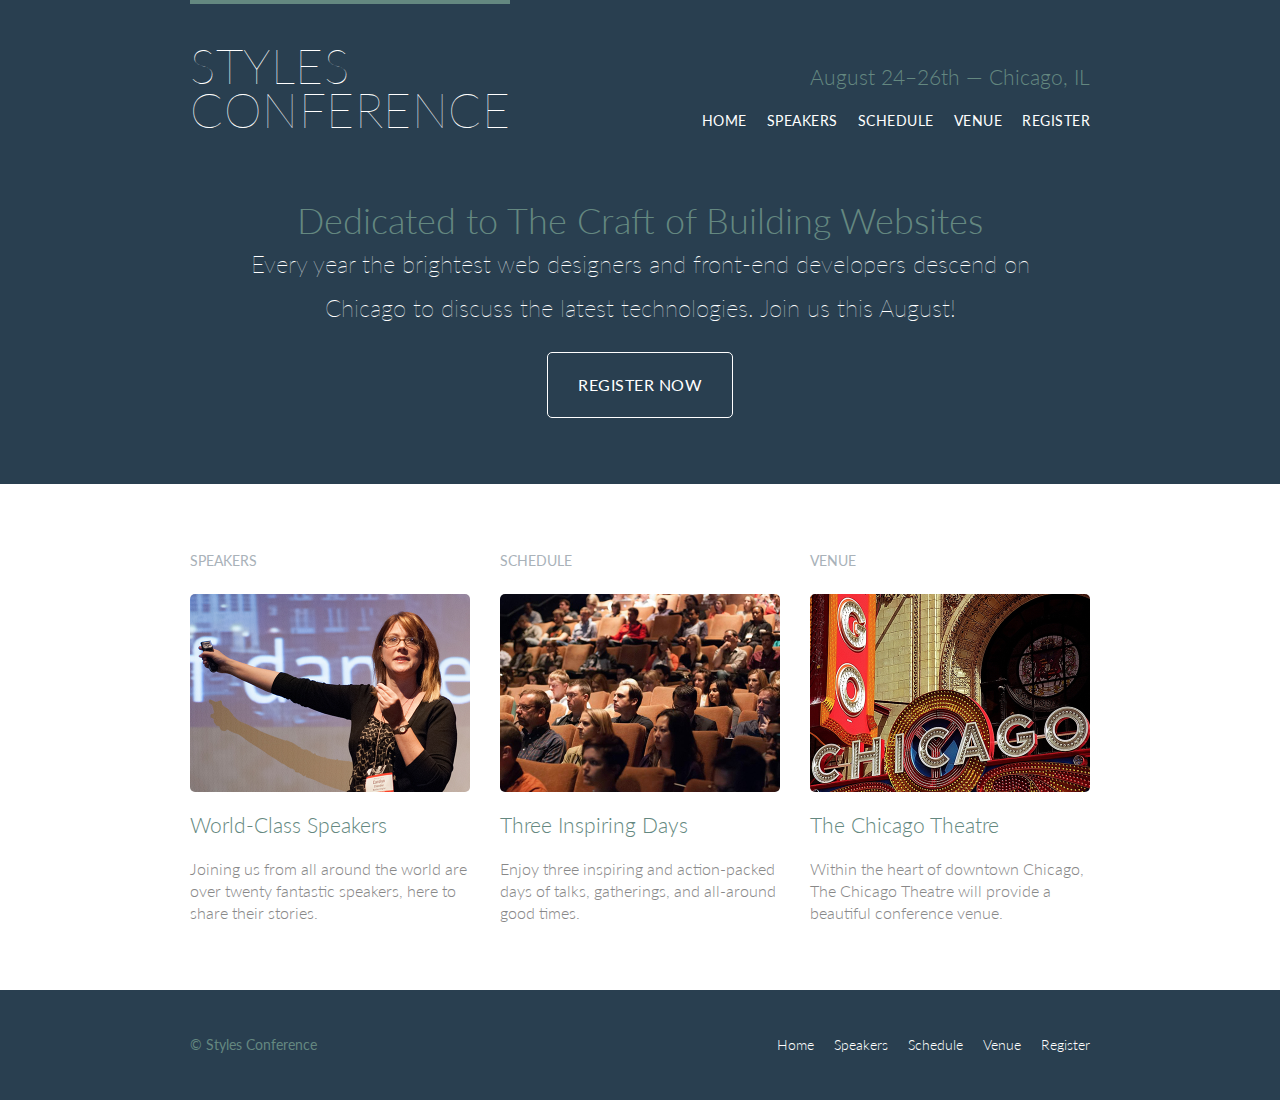
<file: index.html>
<!DOCTYPE html>
<html lang="en">

  <head>
    <meta charset="utf-8">
    <title>Styles Conference</title>
    <link rel="stylesheet" href="assets/stylesheets/main.css">
    <link rel="stylesheet" href="http://fonts.googleapis.com/css?family=Lato:100,300,400">
  </head>

  <body>

    <!-- Header -->

    <header class="primary-header container group">

      <h1 class="logo">
        <a href="index.html">Styles <br> Conference</a>
      </h1>

      <h3 class="tagline">August 24&ndash;26th &mdash; Chicago, IL</h3>

      <nav class="nav primary-nav">
        <ul>
          <li><a href="index.html">Home</a></li><!--
          --><li><a href="speakers.html">Speakers</a></li><!--
          --><li><a href="schedule.html">Schedule</a></li><!--
          --><li><a href="venue.html">Venue</a></li><!--
          --><li><a href="register.html">Register</a></li>
        </ul>
      </nav>

    </header>

    <!-- Hero -->

    <section class="hero container">

      <h2>Dedicated to The Craft of Building Websites</h2>

      <p>Every year the brightest web designers and front-end developers descend on Chicago to discuss the latest technologies. Join us this August!</p>

      <a class="btn btn-alt" href="register.html">Register Now</a>

    </section>

    <!-- Teasers -->

    <section class="row">
      <div class="grid">

        <!-- Speakers -->

        <section class="teaser col-1-3">
          <h5>Speakers</h5>
          <a href="speakers.html">
            <img src="assets/images/home/speakers.jpg" alt="Professional Speaker">
            <h3>World-Class Speakers</h3>
          </a>
          <p>Joining us from all around the world are over twenty fantastic speakers, here to share their stories.</p>
        </section><!--

        Schedule

        --><section class="teaser col-1-3">
          <h5>Schedule</h5>
          <a href="schedule.html">
            <img src="assets/images/home/schedule.jpg" alt="Conference Attendees">
            <h3>Three Inspiring Days</h3>
          </a>
          <p>Enjoy three inspiring and action-packed days of talks, gatherings, and all-around good times.</p>
        </section><!--

        Venue

        --><section class="teaser col-1-3">
          <h5>Venue</h5> 
          <a href="venue.html">
            <img src="assets/images/home/venue.jpg" alt="The Chicago Theatre">
            <h3>The Chicago Theatre</h3>
          </a>
          <p>Within the heart of downtown Chicago, The Chicago Theatre will provide a beautiful conference venue.</p>
        </section>

      </div>
    </section>

    <!-- Footer -->

    <footer class="primary-footer container group">

      <small>&copy; Styles Conference</small>

      <nav class="nav">
        <ul>
          <li><a href="index.html">Home</a></li><!--
          --><li><a href="speakers.html">Speakers</a></li><!--
          --><li><a href="schedule.html">Schedule</a></li><!--
          --><li><a href="venue.html">Venue</a></li><!--
          --><li><a href="register.html">Register</a></li>
        </ul>
      </nav>

    </footer>

  </body>
</html>
</file>
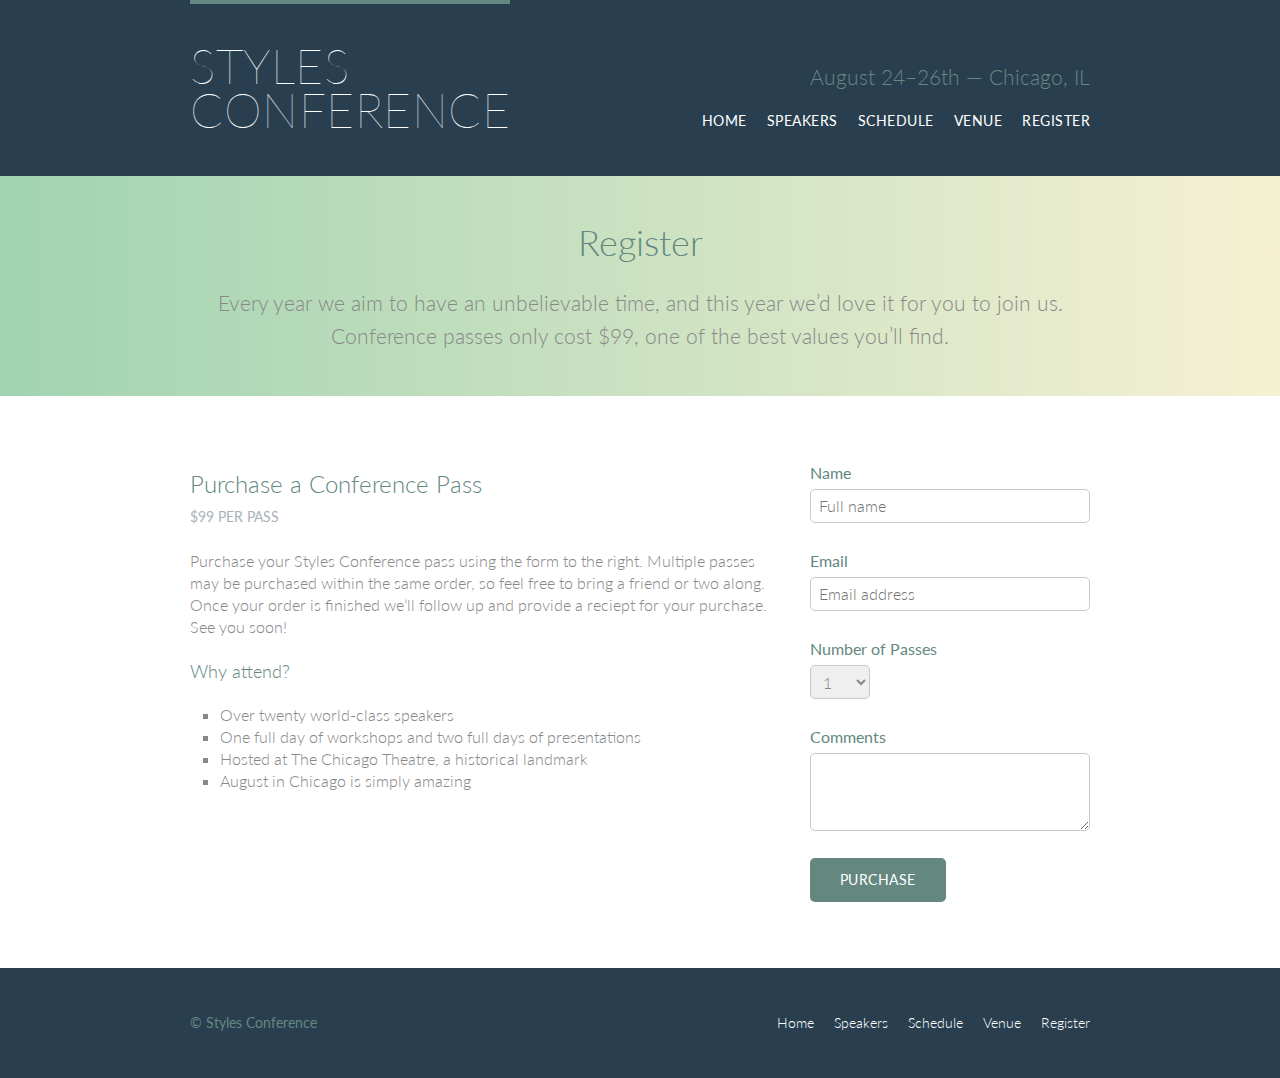
<file: register.html>
<!DOCTYPE html>
<html lang="en">

  <head>
    <meta charset="utf-8">
    <title>Register - Styles Conference</title>
    <link rel="stylesheet" href="assets/stylesheets/main.css">
    <link rel="stylesheet" href="http://fonts.googleapis.com/css?family=Lato:100,300,400">
  </head>

  <body>

    <!-- Header -->

    <header class="primary-header container group">

      <h1 class="logo">
        <a href="index.html">Styles <br> Conference</a>
      </h1>

      <h3 class="tagline">August 24&ndash;26th &mdash; Chicago, IL</h3>

      <nav class="nav primary-nav">
        <ul>
          <li><a href="index.html">Home</a></li><!--
          --><li><a href="speakers.html">Speakers</a></li><!--
          --><li><a href="schedule.html">Schedule</a></li><!--
          --><li><a href="venue.html">Venue</a></li><!--
          --><li><a href="register.html">Register</a></li>
        </ul>
      </nav>

    </header>

    <!-- Lead -->

    <section class="row-alt">
      <div class="lead container">

        <h1>Register</h1>

        <p>Every year we aim to have an unbelievable time, and this year we&#8217;d love it for you to join us. Conference passes only cost $99, one of the best values you&#8217;ll find.</p>

      </div>
    </section>
    
    <section class="row">
      <div class="grid">

        <section class="col-2-3">
<h2>Purchase a Conference Pass</h2>
<h5>$99 per Pass</h5>

<p>Purchase your Styles Conference pass using the form to the right. Multiple passes may be purchased within the same order, so feel free to bring a friend or two along. Once your order is finished we&#8217;ll follow up and provide a reciept for your purchase. See you soon!</p>
       
<h4>Why attend?</h4>

<ul class="why-attend">
  <li>Over twenty world-class speakers</li>
  <li>One full day of workshops and two full days of presentations</li>
    <li>Hosted at The Chicago Theatre, a historical landmark</li>
    <li>August in Chicago is simply amazing</li>
</ul>
        </section><!--

        --><form class="col-1-3" action="#" method="post" > 
          <fieldset class="register-group">

            <label>
              Name
              <input type="text" name="name" placeholder="Full name" required>
            </label>
        
            <label>
              Email
              <input type="email" name="email" placeholder="Email address" required>
            </label>
        
            <label>
              Number of Passes
              <select name="quantity" required>
                <option value="1" selected>1</option>
                <option value="2">2</option>
                <option value="3">3</option>
                <option value="4">4</option>
                <option value="5">5</option>
              </select>
            </label>
        
            <label>
              Comments
              <textarea name="comments"></textarea>
            </label>
        
          </fieldset>
        
          <input class="btn btn-default" type="submit" name="submit" value="Purchase">
        </form>
      </div>
    </section>

    <!-- Footer -->

    <footer class="primary-footer container group">

      <small>&copy; Styles Conference</small>

      <nav class="nav">
        <ul>
          <li><a href="index.html">Home</a></li><!--
          --><li><a href="speakers.html">Speakers</a></li><!--
          --><li><a href="schedule.html">Schedule</a></li><!--
          --><li><a href="venue.html">Venue</a></li><!--
          --><li><a href="register.html">Register</a></li>
        </ul>
      </nav>

    </footer>

  </body>
</html>
</file>
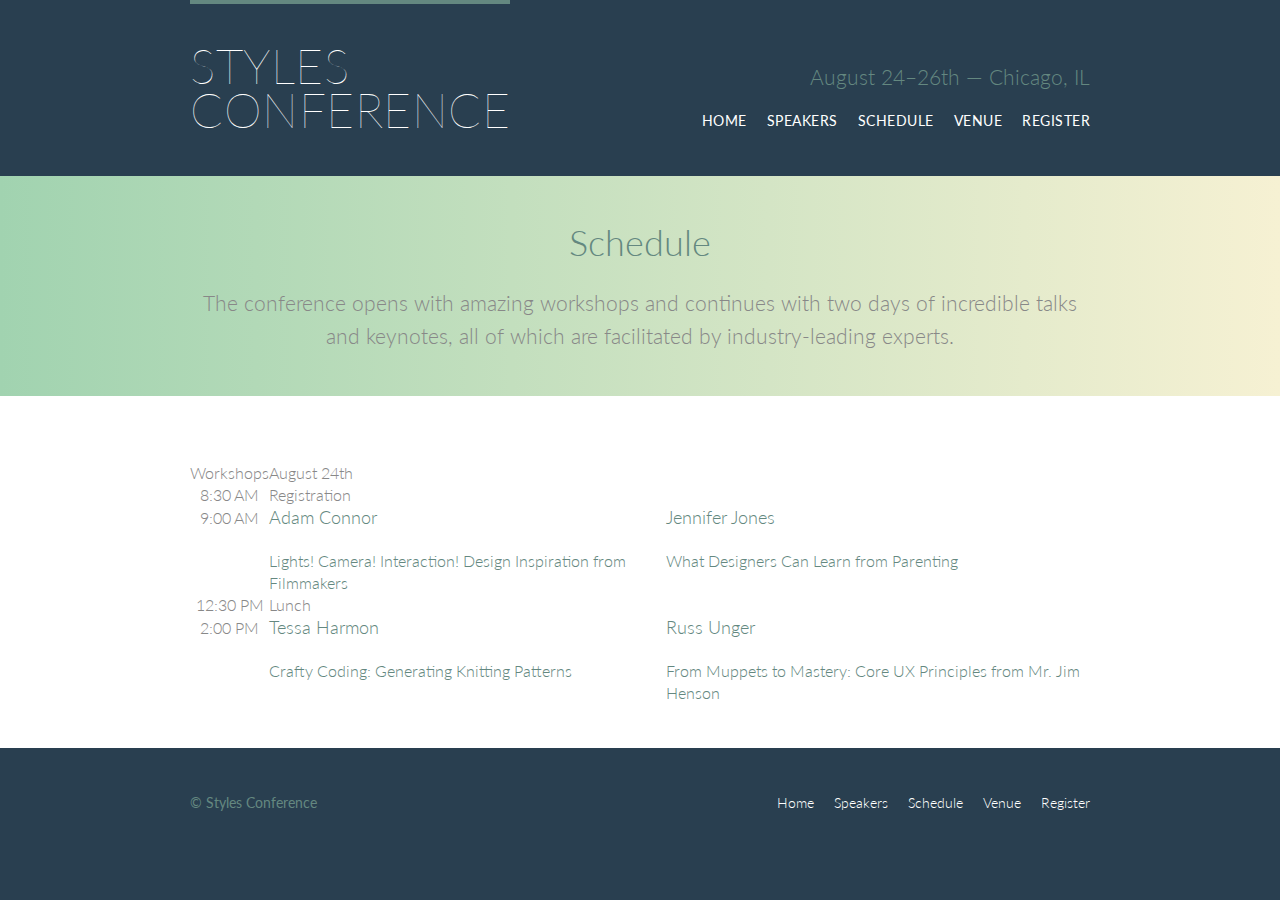
<file: schedule.html>
<!DOCTYPE html>
<html lang="en">

  <head>
    <meta charset="utf-8">
    <title>Schedule - Styles Conference</title>
    <link rel="stylesheet" href="assets/stylesheets/main.css">
    <link rel="stylesheet" href="http://fonts.googleapis.com/css?family=Lato:100,300,400">
  </head>

  <body>

    <!-- Header -->

    <header class="primary-header container group">

      <h1 class="logo">
        <a href="index.html">Styles <br> Conference</a>
      </h1>

      <h3 class="tagline">August 24&ndash;26th &mdash; Chicago, IL</h3>

      <nav class="nav primary-nav">
        <ul>
          <li><a href="index.html">Home</a></li><!--
          --><li><a href="speakers.html">Speakers</a></li><!--
          --><li><a href="schedule.html">Schedule</a></li><!--
          --><li><a href="venue.html">Venue</a></li><!--
          --><li><a href="register.html">Register</a></li>
        </ul>
      </nav>

    </header>

    <!-- Lead -->

    <section class="row-alt">
      <div class="lead container">

        <h1>Schedule</h1>

        <p>The conference opens with amazing workshops and continues with two days of incredible talks and keynotes, all of which are facilitated by industry-leading experts.</p>

      </div>
    </section>
    <section class="row">
      <div class="container">
        <table>
          <thead>
            <tr>
              <th scope="row">
                Workshops
              </th>
              <td colspan="2">
                August 24th
              </td>
            </tr>
          </thead>
          <tbody>
            <tr>
              <th scope="row">
                <time datetime="08:30:00">8:30 AM</time>
              </th>
              <td colspan="2">
                Registration
              </td>
            </tr>
            <tr>
              <th scope="row">
                <time datetime="09:00:00">9:00 AM</time>
              </th>
              <td>
                <a href="speakers.html#adam-connor">
                  <h4>Adam Connor</h4>
                  Lights! Camera! Interaction! Design Inspiration from Filmmakers
                </a>
              </td>
              <td>
                <a href="speakers.html#jennifer-jones">
                  <h4>Jennifer Jones</h4>
                  What Designers Can Learn from Parenting
                </a>
              </td>
            </tr>
            <tr>
              <th scope="row">
                <time datetime="12:30:00">12:30 PM</time>
              </th>
              <td colspan="2">
                Lunch
              </td>
            </tr>
            <tr>
              <th scope="row">
                <time datetime="14:00">2:00 PM</time>
              </th>
              <td>
                <a href="speakers.html#tessa-harmon">
                  <h4>Tessa Harmon</h4>
                  Crafty Coding: Generating Knitting Patterns
                </a>
              </td>
              <td>
                <a href="speakers.html#russ-unger">
                  <h4>Russ Unger</h4>
                  From Muppets to Mastery: Core UX Principles from Mr. Jim Henson
                </a>
              </td>
            </tr>
          </tbody>
        </table>
      </div>
    </section>
    <!-- Footer -->

    <footer class="primary-footer container group">

      <small>&copy; Styles Conference</small>

      <nav class="nav">
        <ul>
          <li><a href="index.html">Home</a></li><!--
          --><li><a href="speakers.html">Speakers</a></li><!--
          --><li><a href="schedule.html">Schedule</a></li><!--
          --><li><a href="venue.html">Venue</a></li><!--
          --><li><a href="register.html">Register</a></li>
        </ul>
      </nav>

    </footer>

  </body>
</html>
</file>
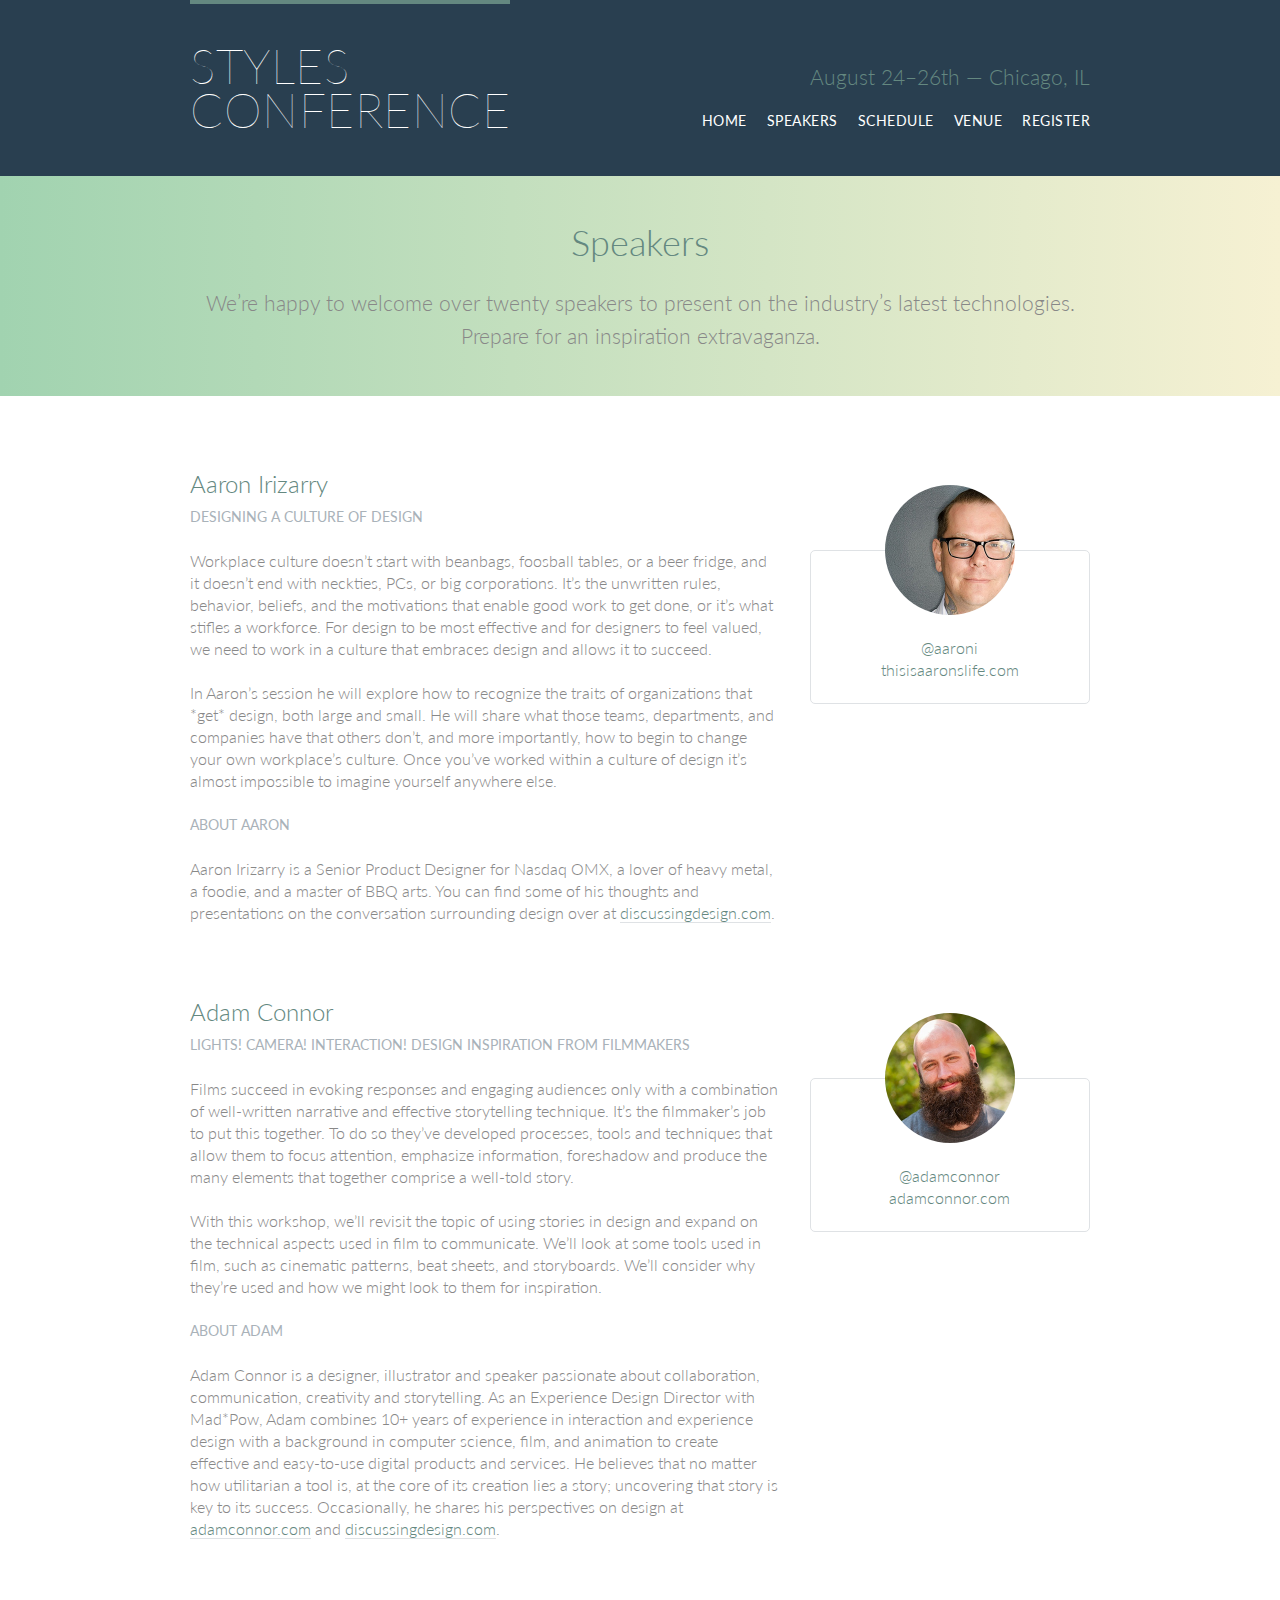
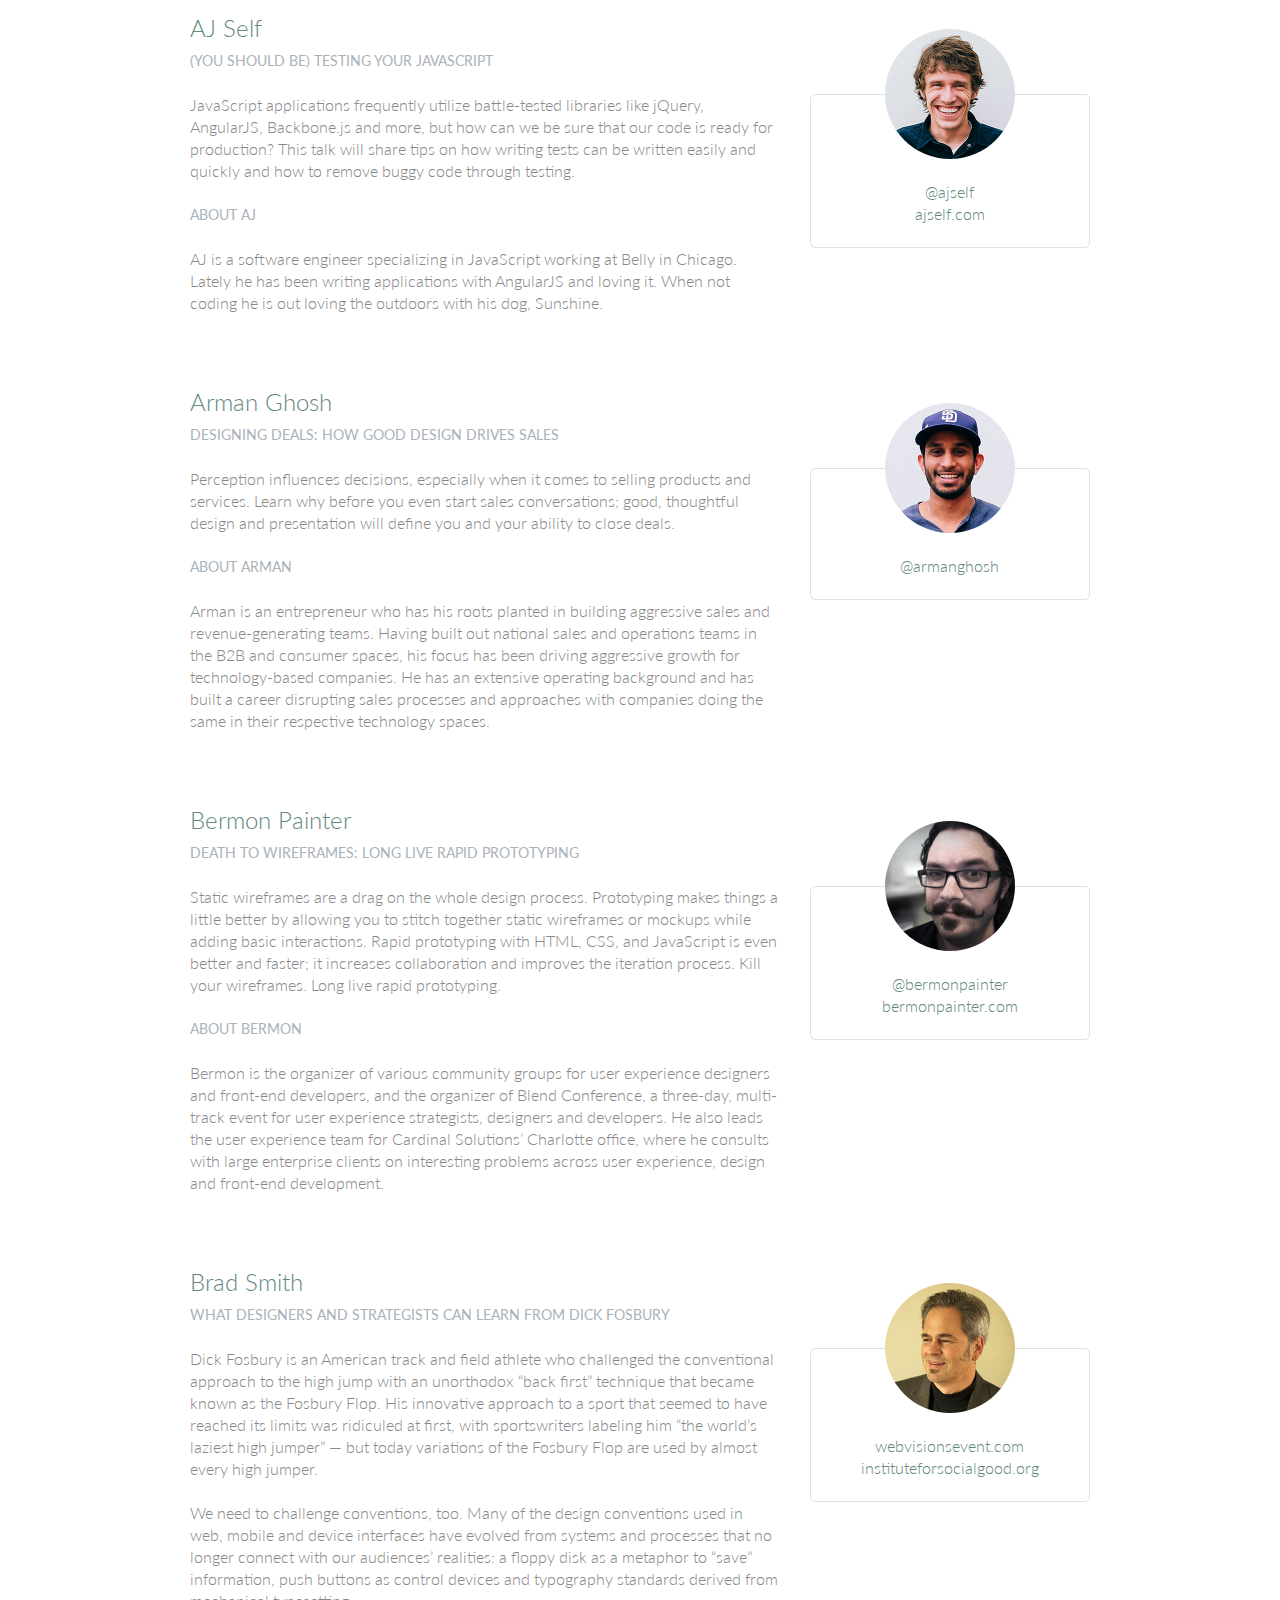
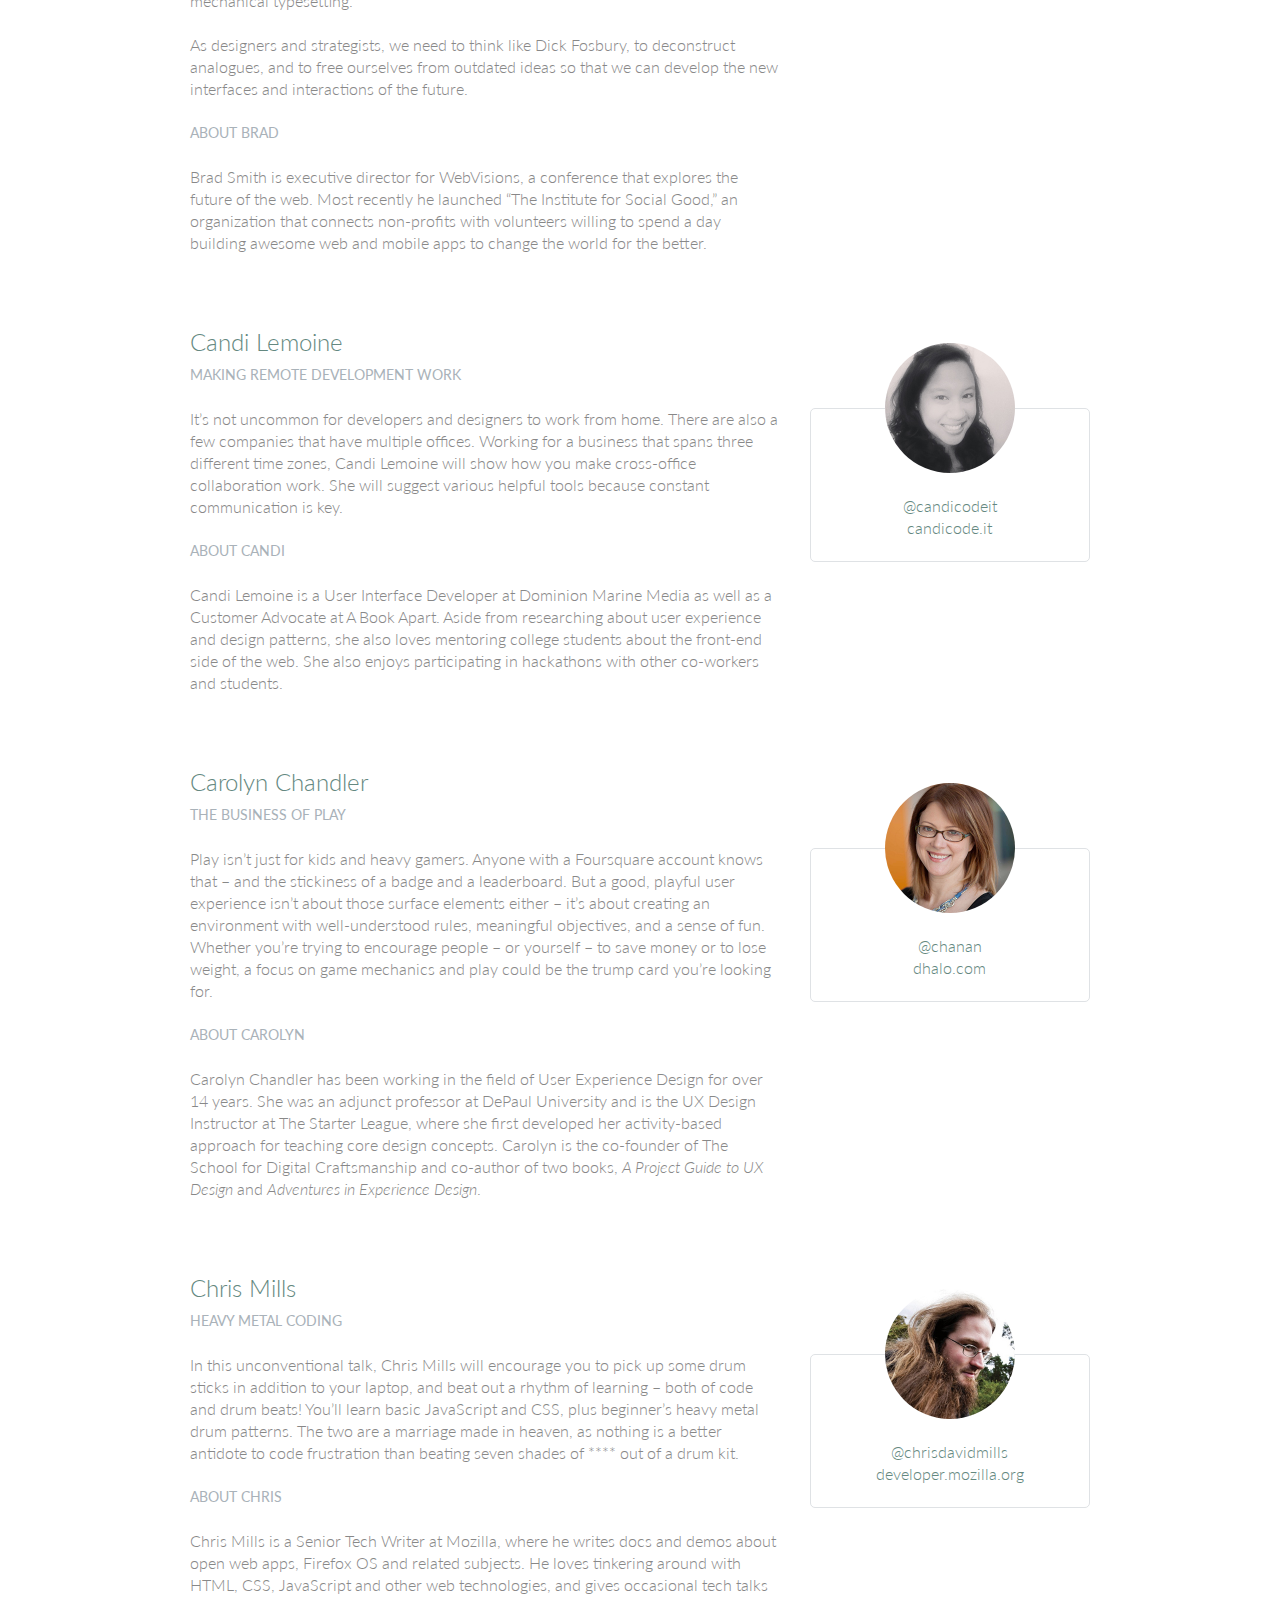
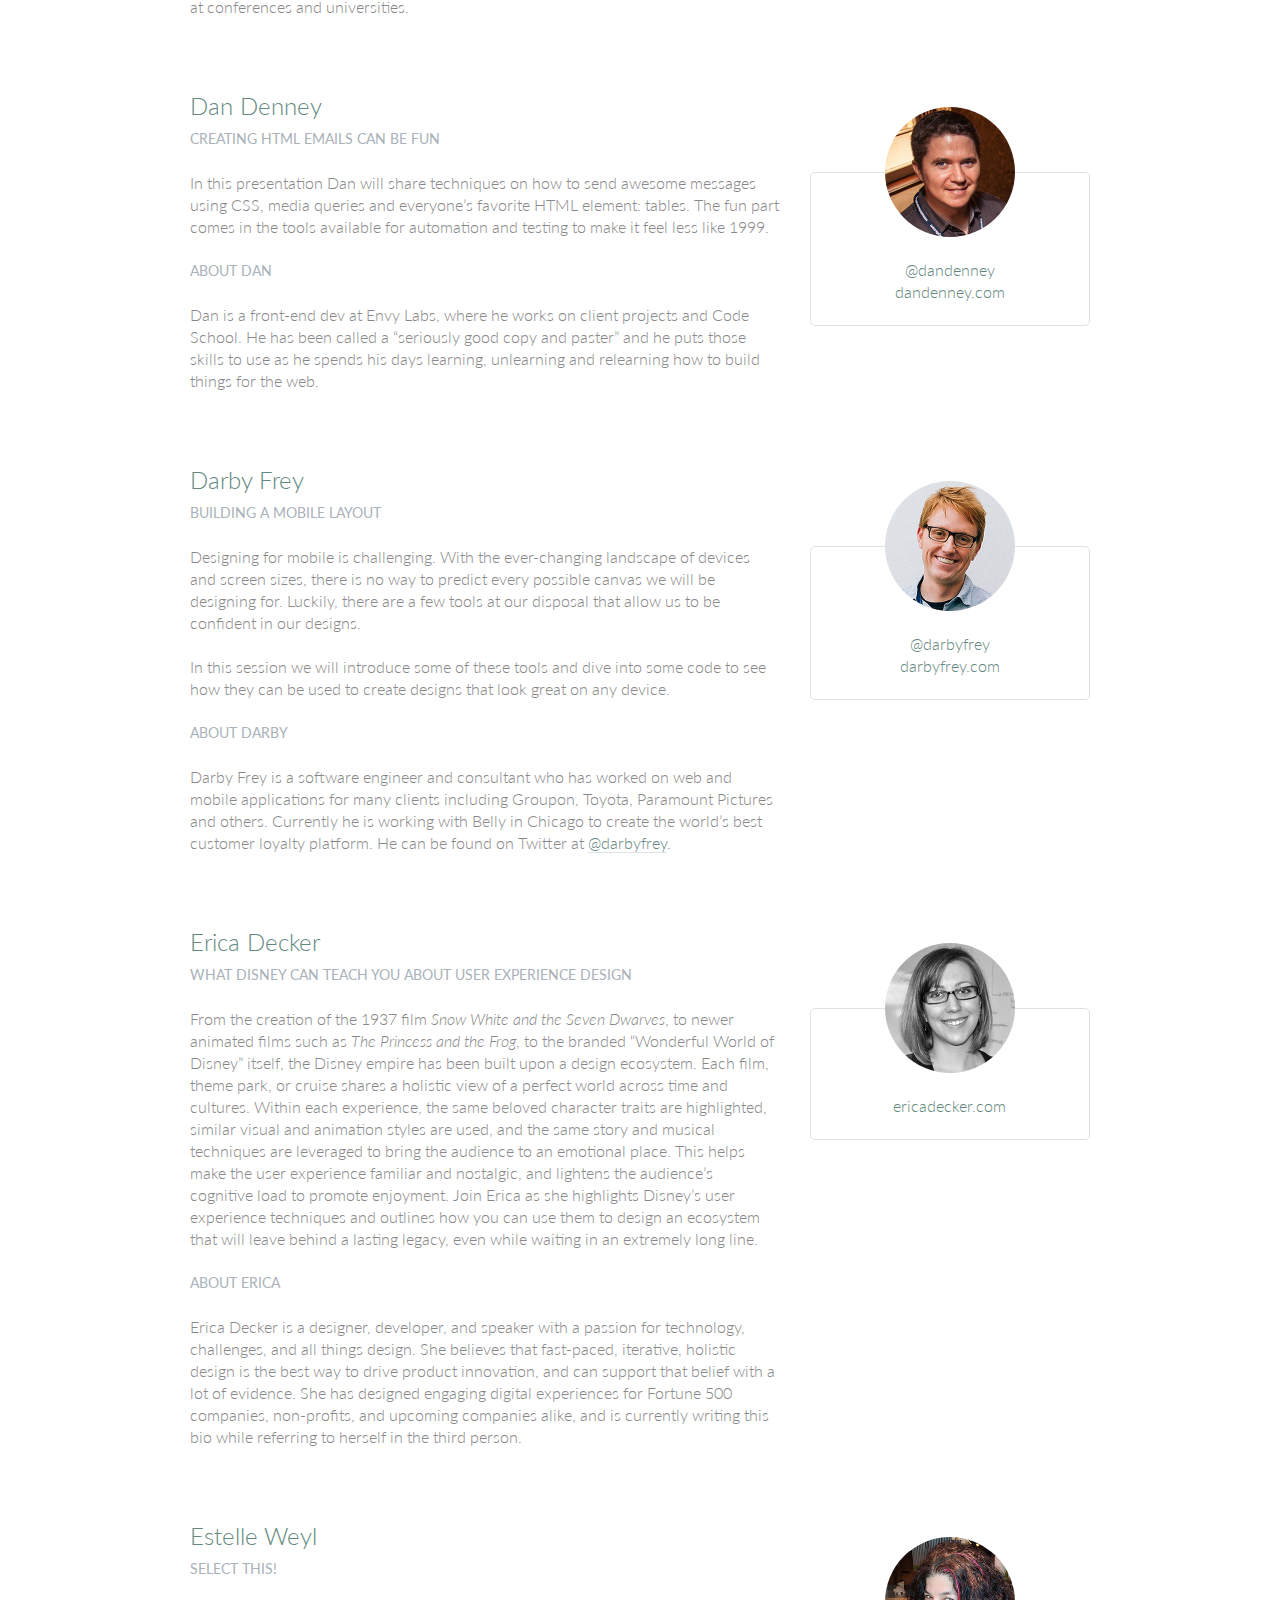
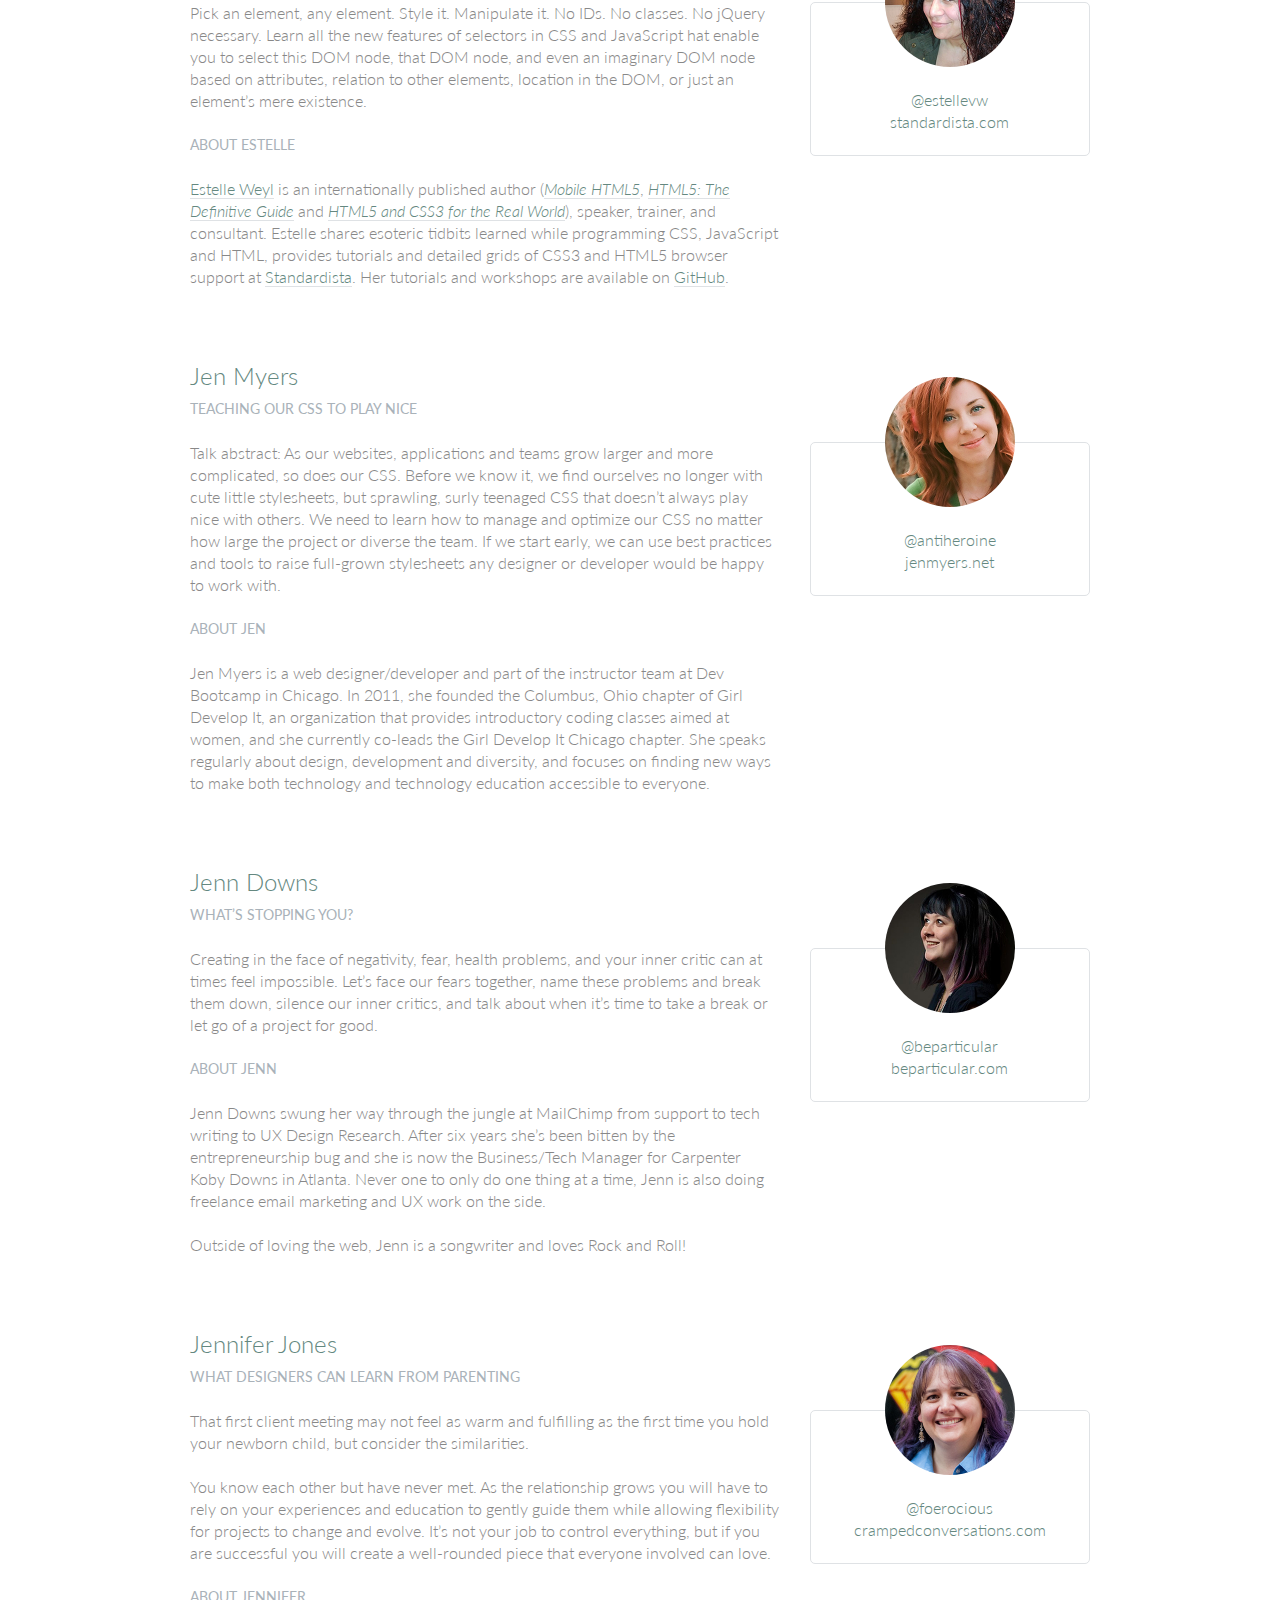
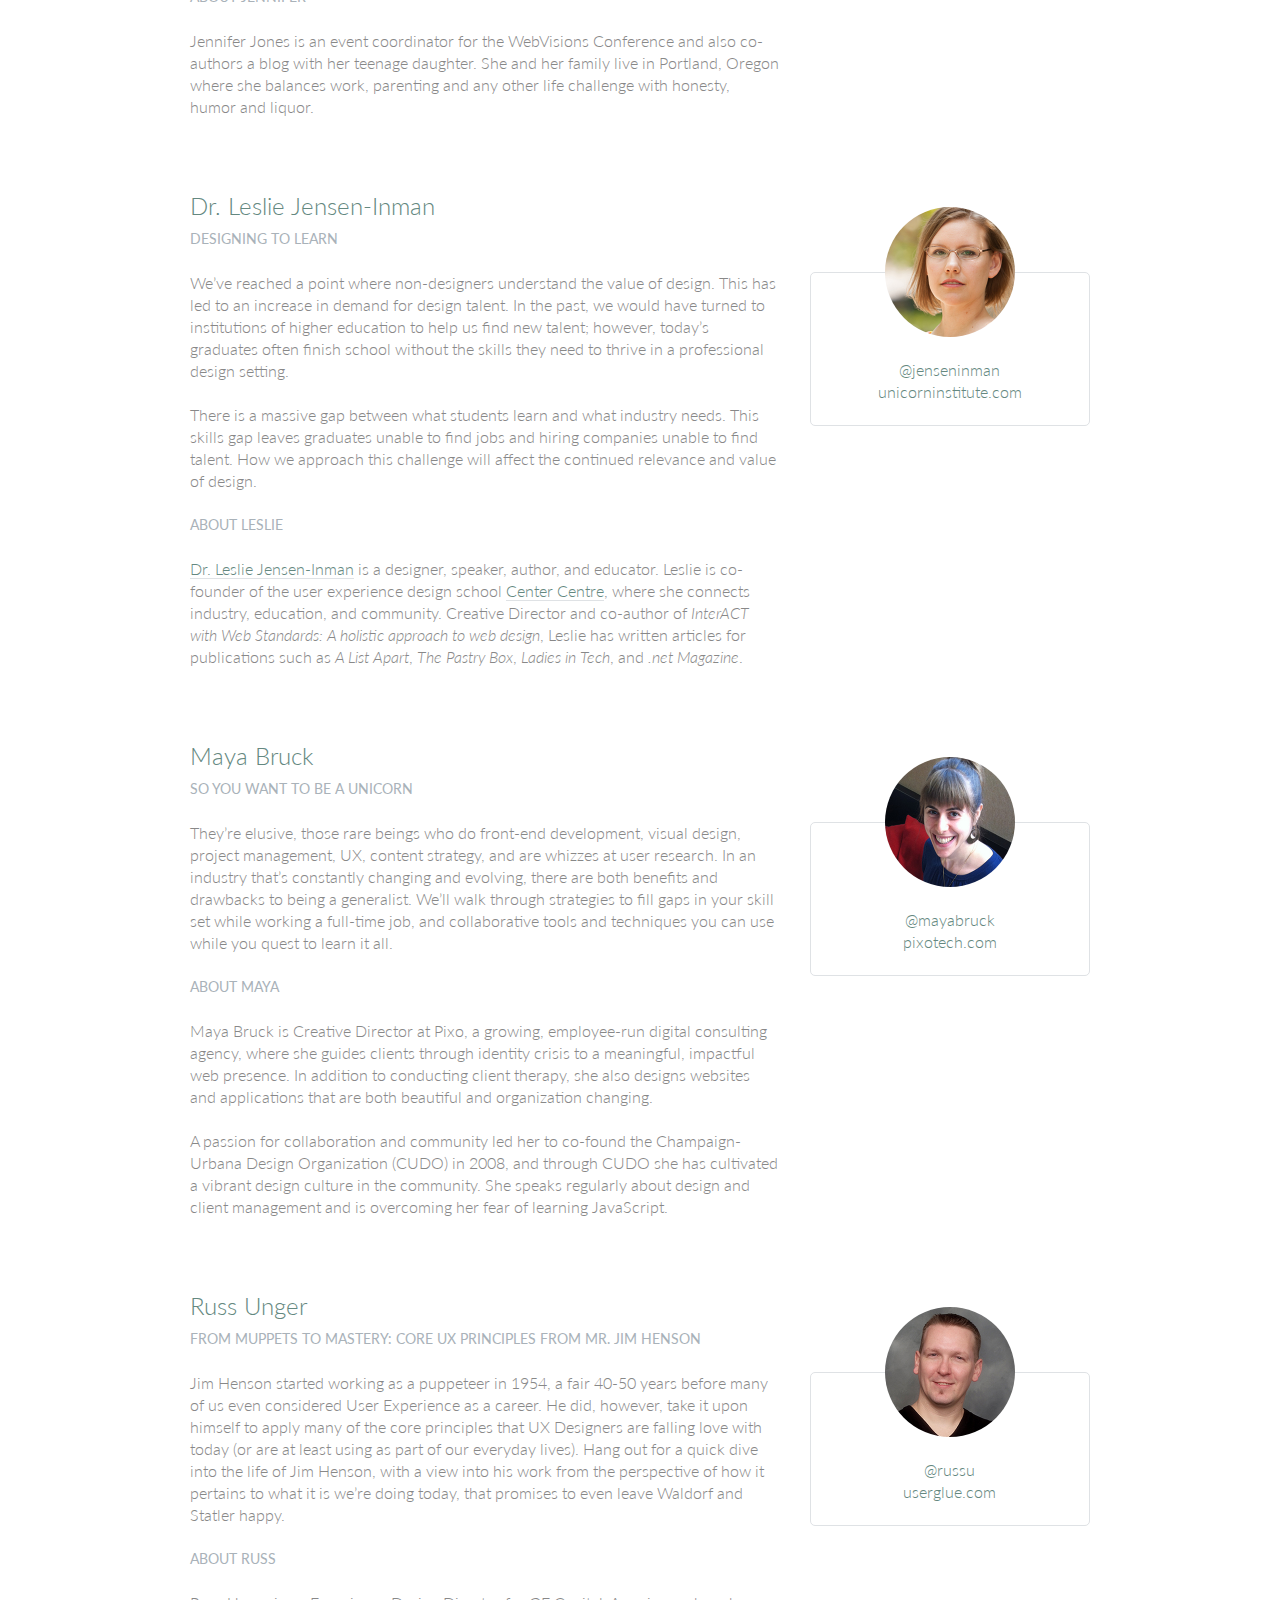
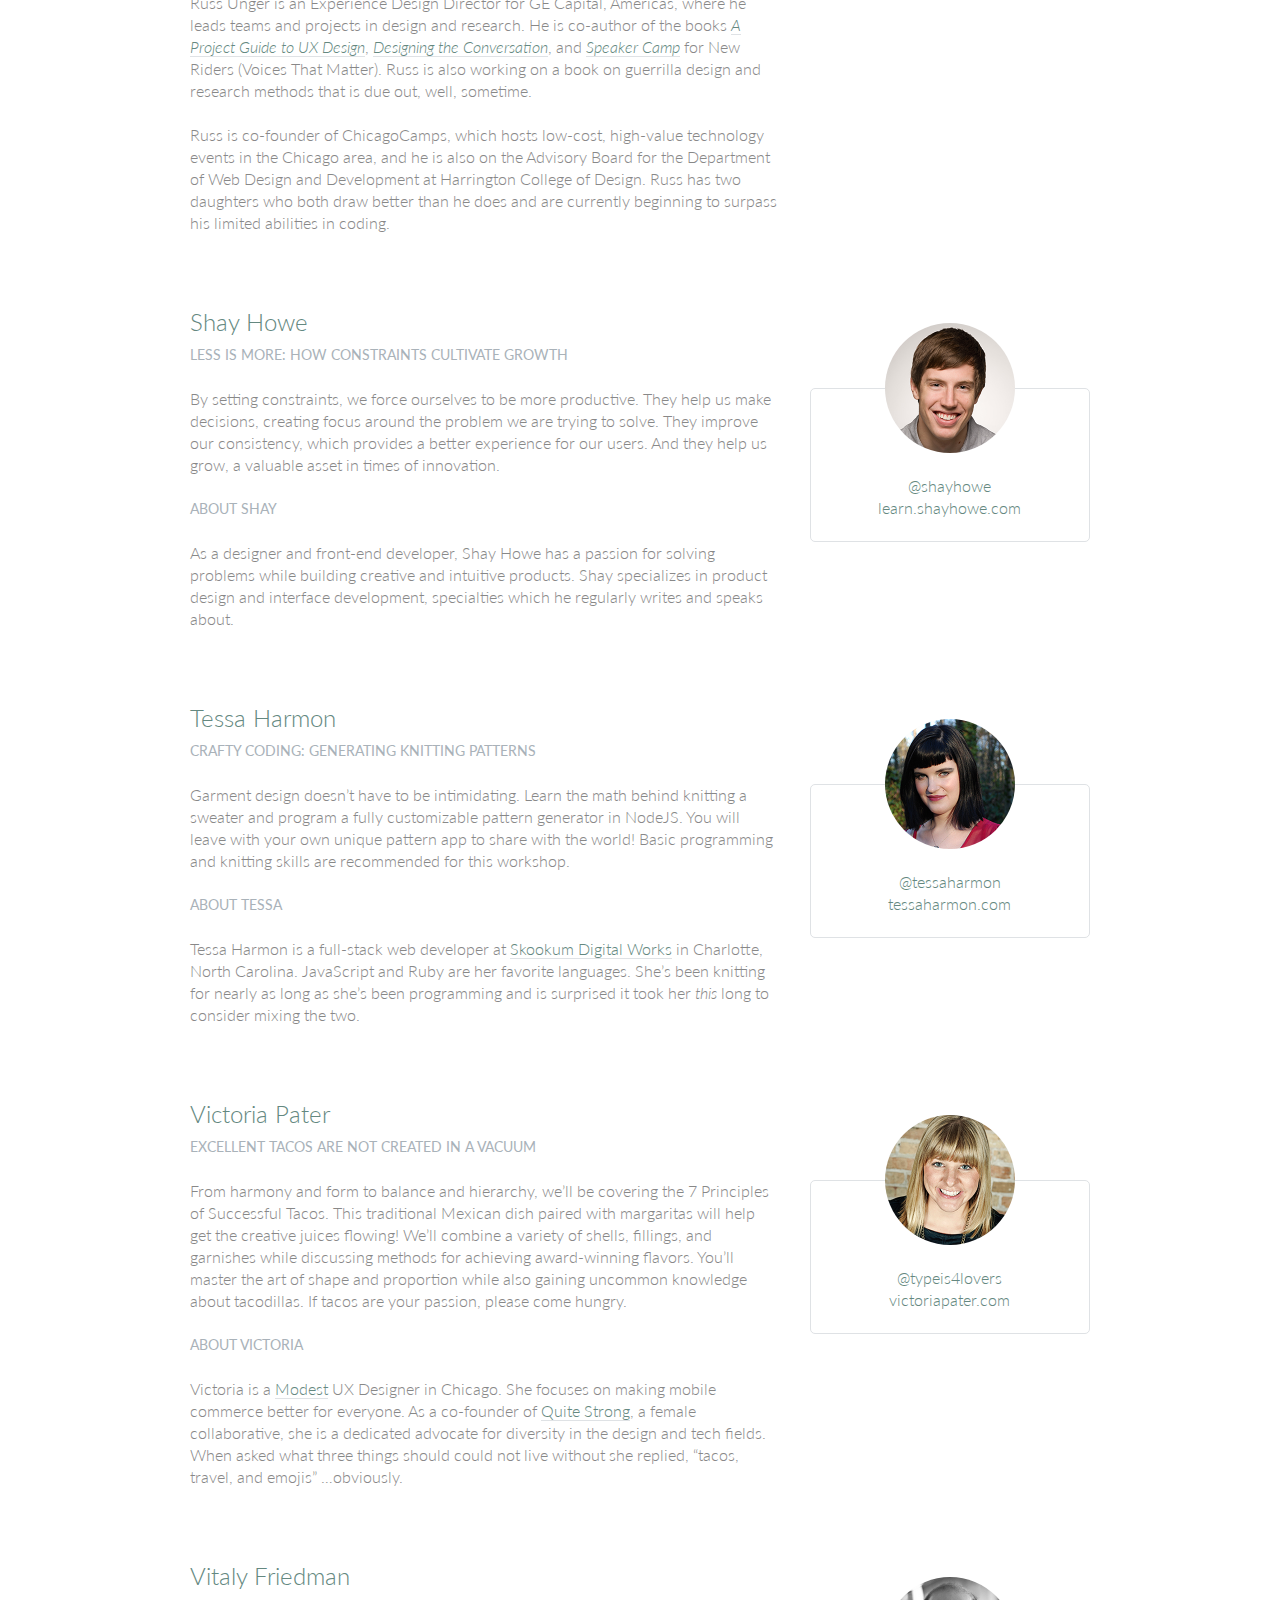
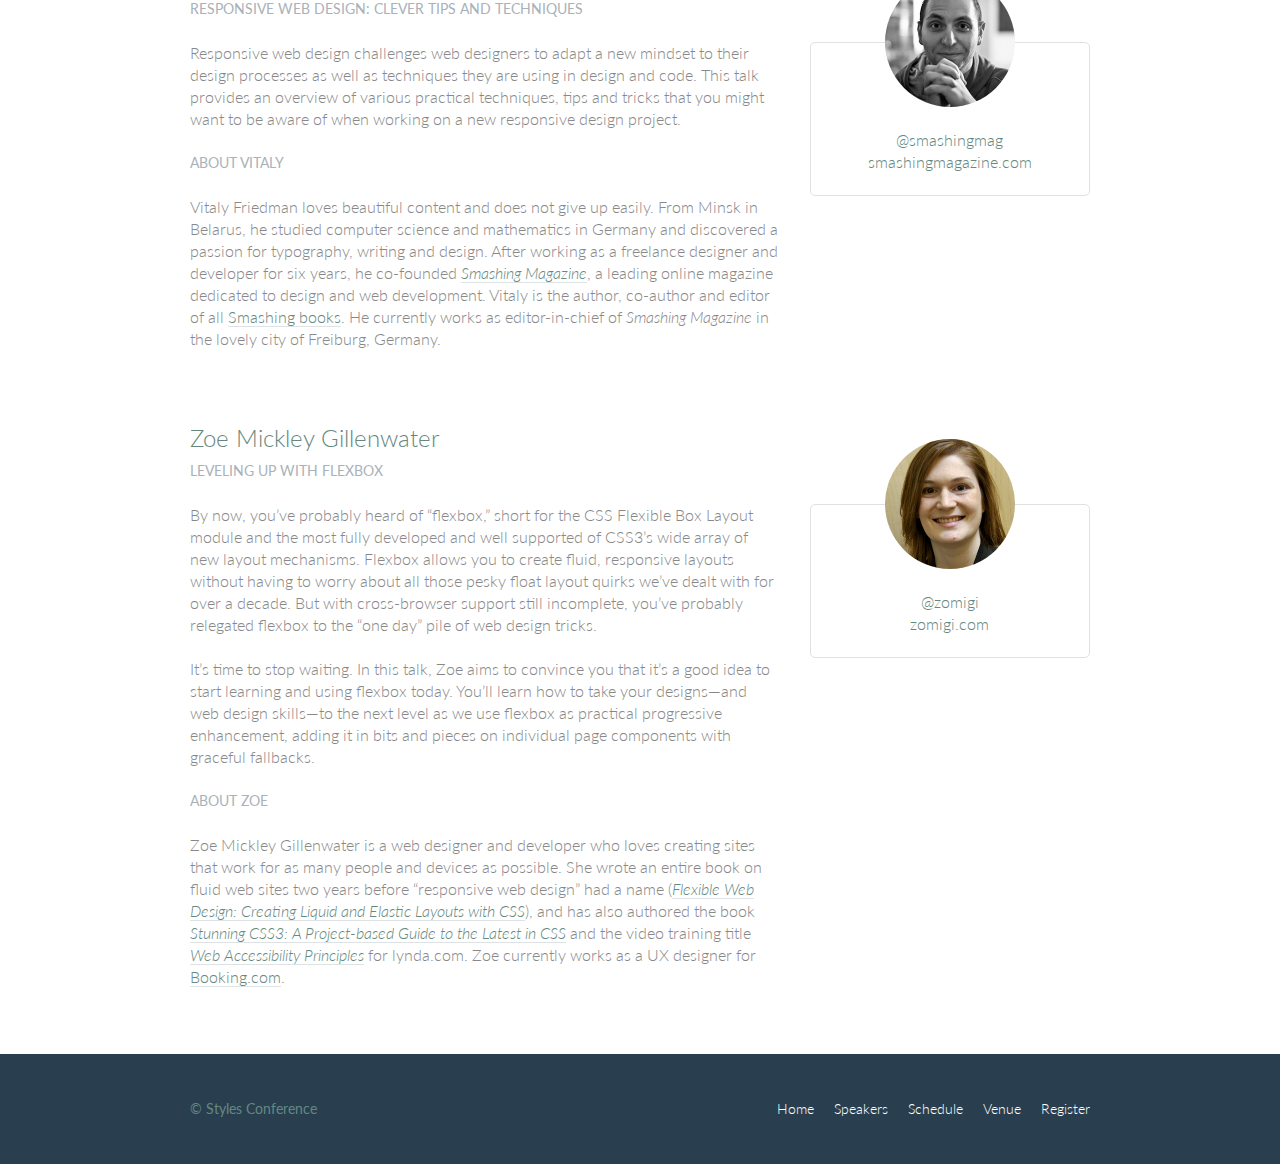
<file: speakers.html>
<!DOCTYPE html>
<html lang="en">

  <head>
    <meta charset="utf-8">
    <title>Speakers - Styles Conference</title>
    <link rel="stylesheet" href="assets/stylesheets/main.css">
    <link rel="stylesheet" href="http://fonts.googleapis.com/css?family=Lato:100,300,400">
  </head>

  <body>

    <!-- Header -->

    <header class="primary-header container group">

      <h1 class="logo">
        <a href="index.html">Styles <br> Conference</a>
      </h1>

      <h3 class="tagline">August 24&ndash;26th &mdash; Chicago, IL</h3>

      <nav class="nav primary-nav">
        <ul>
          <li><a href="index.html">Home</a></li><!--
          --><li><a href="speakers.html">Speakers</a></li><!--
          --><li><a href="schedule.html">Schedule</a></li><!--
          --><li><a href="venue.html">Venue</a></li><!--
          --><li><a href="register.html">Register</a></li>
        </ul>
      </nav>

    </header>

    <!-- Lead -->

    <section class="row-alt">
      <div class="lead container">

        <h1>Speakers</h1>

        <p>We&#8217;re happy to welcome over twenty speakers to present on the industry&#8217;s latest technologies. Prepare for an inspiration extravaganza.</p>

      </div>
    </section>

    <!-- Main content -->

    <section class="row">
      <div class="grid">

        <!-- Aaron Irizarry -->

        <section class="speaker" id="aaron-irizarry">

          <div class="col-2-3">

            <h2>Aaron Irizarry</h2>
            <h5>Designing a Culture of Design</h5>

            <p>Workplace culture doesn&#8217;t start with beanbags, foosball tables, or a beer fridge, and it doesn&#8217;t end with neckties, PCs, or big corporations. It&#8217;s the unwritten rules, behavior, beliefs, and the motivations that enable good work to get done, or it&#8217;s what stifles a workforce. For design to be most effective and for designers to feel valued, we need to work in a culture that embraces design and allows it to succeed.</p>

            <p>In Aaron&#8217;s session he will explore how to recognize the traits of organizations that *get* design, both large and small. He will share what those teams, departments, and companies have that others don&#8217;t, and more importantly, how to begin to change your own workplace&#8217;s culture. Once you&#8217;ve worked within a culture of design it&#8217;s almost impossible to imagine yourself anywhere else.</p>

            <h5>About Aaron</h5>

            <p>Aaron Irizarry is a Senior Product Designer for Nasdaq OMX, a lover of heavy metal, a foodie, and a master of BBQ arts. You can find some of his thoughts and presentations on the conversation surrounding design over at <a href="http://www.discussingdesign.com/">discussingdesign.com</a>.</p>

          </div><!--

          --><aside class="col-1-3">
            <div class="speaker-info">

              <img src="assets/images/speakers/aaron-irizarry.jpg" alt="Aaron Irizarry">

              <ul>
                <li><a href="https://twitter.com/aaroni">@aaroni</a></li>
                <li><a href="http://www.thisisaaronslife.com/">thisisaaronslife.com</a></li>
              </ul>

            </div>
          </aside>

        </section>

        <!-- Adam Connor -->

        <section class="speaker" id="adam-connor">

          <div class="col-2-3">

            <h2>Adam Connor</h2>
            <h5>Lights! Camera! Interaction! Design Inspiration from Filmmakers</h5>

            <p>Films succeed in evoking responses and engaging audiences only with a combination of well-written narrative and effective storytelling technique. It&#8217;s the filmmaker&#8217;s job to put this together. To do so they&#8217;ve developed processes, tools and techniques that allow them to focus attention, emphasize information, foreshadow and produce the many elements that together comprise a well-told story.</p>

            <p>With this workshop, we&#8217;ll revisit the topic of using stories in design and expand on the technical aspects used in film to communicate. We&#8217;ll look at some tools used in film, such as cinematic patterns, beat sheets, and storyboards. We&#8217;ll consider why they&#8217;re used and how we might look to them for inspiration.</p>

            <h5>About Adam</h5>

            <p>Adam Connor is a designer, illustrator and speaker passionate about collaboration, communication, creativity and storytelling. As an Experience Design Director with Mad*Pow, Adam combines 10+ years of experience in interaction and experience design with a background in computer science, film, and animation to create effective and easy-to-use digital products and services. He believes that no matter how utilitarian a tool is, at the core of its creation lies a story; uncovering that story is key to its success. Occasionally, he shares his perspectives on design at <a href="http://adamconnor.com/">adamconnor.com</a> and <a href="http://www.discussingdesign.com/">discussingdesign.com</a>.</p>

          </div><!--

          --><aside class="col-1-3">
            <div class="speaker-info">

              <img src="assets/images/speakers/adam-connor.jpg" alt="Adam Connor">

              <ul>
                <li><a href="https://twitter.com/adamconnor">@adamconnor</a></li>
                <li><a href="http://adamconnor.com/">adamconnor.com</a></li>
              </ul>

            </div>
          </aside>

        </section>

        <!-- AJ Self -->

        <section class="speaker" id="aj-self">

          <div class="col-2-3">

            <h2>AJ Self</h2>
            <h5>(You Should Be) Testing Your JavaScript</h5>

            <p>JavaScript applications frequently utilize battle-tested libraries like jQuery, AngularJS, Backbone.js and more, but how can we be sure that our code is ready for production? This talk will share tips on how writing tests can be written easily and quickly and how to remove buggy code through testing.</p>

            <h5>About AJ</h5>

            <p>AJ is a software engineer specializing in JavaScript working at Belly in Chicago. Lately he has been writing applications with AngularJS and loving it. When not coding he is out loving the outdoors with his dog, Sunshine.</p>

          </div><!--

          --><aside class="col-1-3">
            <div class="speaker-info">

              <img src="assets/images/speakers/aj-self.jpg" alt="AJ Self">

              <ul>
                <li><a href="https://twitter.com/ajself">@ajself</a></li>
                <li><a href="http://www.ajself.com/">ajself.com</a></li>
              </ul>

            </div>
          </aside>

        </section>

        <!-- Arman Ghosh -->

        <section class="speaker" id="arman-ghosh">

          <div class="col-2-3">

            <h2>Arman Ghosh</h2>
            <h5>Designing Deals: How Good Design Drives Sales</h5>

            <p>Perception influences decisions, especially when it comes to selling products and services. Learn why before you even start sales conversations; good, thoughtful design and presentation will define you and your ability to close deals.</p>

            <h5>About Arman</h5>

            <p>Arman is an entrepreneur who has his roots planted in building aggressive sales and revenue-generating teams. Having built out national sales and operations teams in the B2B and consumer spaces, his focus has been driving aggressive growth for technology-based companies. He has an extensive operating background and has built a career disrupting sales processes and approaches with companies doing the same in their respective technology spaces.</p>

          </div><!--

          --><aside class="col-1-3">
            <div class="speaker-info">

              <img src="assets/images/speakers/arman-ghosh.jpg" alt="Arman Ghosh">

              <ul>
                <li><a href="https://twitter.com/armanghosh">@armanghosh</a></li>
              </ul>

            </div>
          </aside>

        </section>

        <!-- Bermon Painter -->

        <section class="speaker" id="bermon-painter">

          <div class="col-2-3">

            <h2>Bermon Painter</h2>
            <h5>Death to Wireframes: Long Live Rapid Prototyping</h5>

            <p>Static wireframes are a drag on the whole design process. Prototyping makes things a little better by allowing you to stitch together static wireframes or mockups while adding basic interactions. Rapid prototyping with HTML, CSS, and JavaScript is even better and faster; it increases collaboration and improves the iteration process. Kill your wireframes. Long live rapid prototyping.</p>

            <h5>About Bermon</h5>

            <p>Bermon is the organizer of various community groups for user experience designers and front-end developers, and the organizer of Blend Conference, a three-day, multi-track event for user experience strategists, designers and developers. He also leads the user experience team for Cardinal Solutions&#8217; Charlotte office, where he consults with large enterprise clients on interesting problems across user experience, design and front-end development.</p>

          </div><!--

          --><aside class="col-1-3">
            <div class="speaker-info">

              <img src="assets/images/speakers/bermon-painter.jpg" alt="Bermon Painter">

              <ul>
                <li><a href="https://twitter.com/bermonpainter">@bermonpainter</a></li>
                <li><a href="http://bermonpainter.com/">bermonpainter.com</a></li>
              </ul>

            </div>
          </aside>

        </section>

        <!-- Brad Smith -->

        <section class="speaker" id="brad-smith">

          <div class="col-2-3">

            <h2>Brad Smith</h2>
            <h5>What Designers and Strategists Can Learn from Dick Fosbury</h5>

            <p>Dick Fosbury is an American track and field athlete who challenged the conventional approach to the high jump with an unorthodox &#8220;back first&#8221; technique that became known as the Fosbury Flop. His innovative approach to a sport that seemed to have reached its limits was ridiculed at first, with sportswriters labeling him &#8220;the world&#8217;s laziest high jumper&#8221; &#8212; but today variations of the Fosbury Flop are used by almost every high jumper.</p>

            <p>We need to challenge conventions, too. Many of the design conventions used in web, mobile and device interfaces have evolved from systems and processes that no longer connect with our audiences&#8217; realities: a floppy disk as a metaphor to &#8220;save&#8221; information, push buttons as control devices and typography standards derived from mechanical typesetting.</p>

            <p>As designers and strategists, we need to think like Dick Fosbury, to deconstruct analogues, and to free ourselves from outdated ideas so that we can develop the new interfaces and interactions of the future.</p>

            <h5>About Brad</h5>

            <p>Brad Smith is executive director for WebVisions, a conference that explores the future of the web. Most recently he launched &#8220;The Institute for Social Good,&#8221; an organization that connects non-profits with volunteers willing to spend a day building awesome web and mobile apps to change the world for the better.</p>

          </div><!--

          --><aside class="col-1-3">
            <div class="speaker-info">

              <img src="assets/images/speakers/brad-smith.jpg" alt="Brad Smith">

              <ul>
                <li><a href="http://www.webvisionsevent.com/">webvisionsevent.com</a></li>
                <li><a href="http://www.instituteforsocialgood.org/">instituteforsocialgood.org</a></li>
              </ul>

            </div>
          </aside>

        </section>

        <!-- Candi Lemoine -->

        <section class="speaker" id="candi-lemoine">

          <div class="col-2-3">

            <h2>Candi Lemoine</h2>
            <h5>Making Remote Development Work</h5>

            <p>It&#8217;s not uncommon for developers and designers to work from home. There are also a few companies that have multiple offices. Working for a business that spans three different time zones, Candi Lemoine will show how you make cross-office collaboration work. She will suggest various helpful tools because constant communication is key.</p>

            <h5>About Candi</h5>

            <p>Candi Lemoine is a User Interface Developer at Dominion Marine Media as well as a Customer Advocate at A Book Apart. Aside from researching about user experience and design patterns, she also loves mentoring college students about the front-end side of the web. She also enjoys participating in hackathons with other co-workers and students.</p>

          </div><!--

          --><aside class="col-1-3">
            <div class="speaker-info">

              <img src="assets/images/speakers/candi-lemoine.jpg" alt="Candi Lemoine">

              <ul>
                <li><a href="https://twitter.com/candicodeit">@candicodeit</a></li>
                <li><a href="http://candicode.it/">candicode.it</a></li>
              </ul>

            </div>
          </aside>

        </section>

        <!-- Carolyn Chandler -->

        <section class="speaker" id="carolyn-chandler">

          <div class="col-2-3">

            <h2>Carolyn Chandler</h2>
            <h5>The Business of Play</h5>

            <p>Play isn&#8217;t just for kids and heavy gamers. Anyone with a Foursquare account knows that &#8211; and the stickiness of a badge and a leaderboard. But a good, playful user experience isn&#8217;t about those surface elements either &#8211; it&#8217;s about creating an environment with well-understood rules, meaningful objectives, and a sense of fun. Whether you&#8217;re trying to encourage people &#8211; or yourself &#8211; to save money or to lose weight, a focus on game mechanics and play could be the trump card you&#8217;re looking for.</p>

            <h5>About Carolyn</h5>

            <p>Carolyn Chandler has been working in the field of User Experience Design for over 14 years. She was an adjunct professor at DePaul University and is the UX Design Instructor at The Starter League, where she first developed her activity-based approach for teaching core design concepts. Carolyn is the co-founder of The School for Digital Craftsmanship and co-author of two books, <cite>A Project Guide to UX Design</cite> and <cite>Adventures in Experience Design</cite>.</p>

          </div><!--

          --><aside class="col-1-3">
            <div class="speaker-info">

              <img src="assets/images/speakers/carolyn-chandler.jpg" alt="Carolyn Chandler">

              <ul>
                <li><a href="https://twitter.com/chanan">@chanan</a></li>
                <li><a href="http://www.dhalo.com/">dhalo.com</a></li>
              </ul>

            </div>
          </aside>

        </section>

        <!-- Chris Mills -->

        <section class="speaker" id="chris-mills">

          <div class="col-2-3">

            <h2>Chris Mills</h2>
            <h5>Heavy Metal Coding</h5>

            <p>In this unconventional talk, Chris Mills will encourage you to pick up some drum sticks in addition to your laptop, and beat out a rhythm of learning &#8211; both of code and drum beats! You&#8217;ll learn basic JavaScript and CSS, plus beginner&#8217;s heavy metal drum patterns. The two are a marriage made in heaven, as nothing is a better antidote to code frustration than beating seven shades of **** out of a drum kit.</p>

            <h5>About Chris</h5>

            <p>Chris Mills is a Senior Tech Writer at Mozilla, where he writes docs and demos about open web apps, Firefox OS and related subjects. He loves tinkering around with HTML, CSS, JavaScript and other web technologies, and gives occasional tech talks at conferences and universities.</p>

          </div><!--

          --><aside class="col-1-3">
            <div class="speaker-info">

              <img src="assets/images/speakers/chris-mills.jpg" alt="Chris Mills">

              <ul>
                <li><a href="https://twitter.com/chrisdavidmills">@chrisdavidmills</a></li>
                <li><a href="https://developer.mozilla.org/">developer.mozilla.org</a></li>
              </ul>

            </div>
          </aside>

        </section>

        <!-- Dan Denney -->

        <section class="speaker" id="dan-denney">

          <div class="col-2-3">

            <h2>Dan Denney</h2>
            <h5>Creating HTML Emails Can Be Fun</h5>

            <p>In this presentation Dan will share techniques on how to send awesome messages using CSS, media queries and everyone&#8217;s favorite HTML element: tables. The fun part comes in the tools available for automation and testing to make it feel less like 1999.</p>

            <h5>About Dan</h5>

            <p>Dan is a front-end dev at Envy Labs, where he works on client projects and Code School. He has been called a &#8220;seriously good copy and paster&#8221; and he puts those skills to use as he spends his days learning, unlearning and relearning how to build things for the web.</p>

          </div><!--

          --><aside class="col-1-3">
            <div class="speaker-info">

              <img src="assets/images/speakers/dan-denney.jpg" alt="Dan Denney">

              <ul>
                <li><a href="https://twitter.com/dandenney">@dandenney</a></li>
                <li><a href="http://dandenney.com/">dandenney.com</a></li>
              </ul>

            </div>
          </aside>

        </section>

        <!-- Darby Frey -->

        <section class="speaker" id="darby-frey">

          <div class="col-2-3">

            <h2>Darby Frey</h2>
            <h5>Building a Mobile Layout</h5>

            <p>Designing for mobile is challenging. With the ever-changing landscape of devices and screen sizes, there is no way to predict every possible canvas we will be designing for. Luckily, there are a few tools at our disposal that allow us to be confident in our designs.</p>

            <p>In this session we will introduce some of these tools and dive into some code to see how they can be used to create designs that look great on any device.</p>

            <h5>About Darby</h5>

            <p>Darby Frey is a software engineer and consultant who has worked on web and mobile applications for many clients including Groupon, Toyota, Paramount Pictures and others. Currently he is working with Belly in Chicago to create the world&#8217;s best customer loyalty platform. He can be found on Twitter at <a href="https://twitter.com/darbyfrey">@darbyfrey</a>.</p>

          </div><!--

          --><aside class="col-1-3">
            <div class="speaker-info">

              <img src="assets/images/speakers/darby-frey.jpg" alt="Darby Frey">

              <ul>
                <li><a href="https://twitter.com/darbyfrey">@darbyfrey</a></li>
                <li><a href="http://darbyfrey.com/">darbyfrey.com</a></li>
              </ul>

            </div>
          </aside>

        </section>

        <!-- Erica Decker -->

        <section class="speaker" id="erica-decker">

          <div class="col-2-3">

            <h2>Erica Decker</h2>
            <h5>What Disney Can Teach You about User Experience Design</h5>

            <p>From the creation of the 1937 film <cite>Snow White and the Seven Dwarves</cite>, to newer animated films such as <cite>The Princess and the Frog</cite>, to the branded &#8220;Wonderful World of Disney&#8221; itself, the Disney empire has been built upon a design ecosystem. Each film, theme park, or cruise shares a holistic view of a perfect world across time and cultures. Within each experience, the same beloved character traits are highlighted, similar visual and animation styles are used, and the same story and musical techniques are leveraged to bring the audience to an emotional place. This helps make the user experience familiar and nostalgic, and lightens the audience&#8217;s cognitive load to promote enjoyment. Join Erica as she highlights Disney&#8217;s user experience techniques and outlines how you can use them to design an ecosystem that will leave behind a lasting legacy, even while waiting in an extremely long line.</p>

            <h5>About Erica</h5>

            <p>Erica Decker is a designer, developer, and speaker with a passion for technology, challenges, and all things design. She believes that fast-paced, iterative, holistic design is the best way to drive product innovation, and can support that belief with a lot of evidence. She has designed engaging digital experiences for Fortune 500 companies, non-profits, and upcoming companies alike, and is currently writing this bio while referring to herself in the third person.</p>

          </div><!--

          --><aside class="col-1-3">
            <div class="speaker-info">

              <img src="assets/images/speakers/erica-decker.jpg" alt="Erica Decker">

              <ul>
                <li><a href="http://ericadecker.com/">ericadecker.com</a></li>
              </ul>

            </div>
          </aside>

        </section>

        <!-- Estelle Weyl -->

        <section class="speaker" id="estelle-weyl">

          <div class="col-2-3">

            <h2>Estelle Weyl</h2>
            <h5>Select This!</h5>

            <p>Pick an element, any element. Style it. Manipulate it. No IDs. No classes. No jQuery necessary. Learn all the new features of selectors in CSS and JavaScript hat enable you to select this DOM node, that DOM node, and even an imaginary DOM node based on attributes, relation to other elements, location in the DOM, or just an element&#8217;s mere existence.</p>

            <h5>About Estelle</h5>

            <p><a href="https://twitter.com/estellevw">Estelle Weyl</a> is an internationally published author (<cite><a href="http://shop.oreilly.com/product/0636920021711.do">Mobile HTML5</a></cite>, <cite><a href="http://shop.oreilly.com/product/0636920018063.do">HTML5: The Definitive Guide</a></cite> and <cite><a href="http://shop.oreilly.com/product/9780980846904.do">HTML5 and CSS3 for the Real World</a></cite>), speaker, trainer, and consultant. Estelle shares esoteric tidbits learned while programming CSS, JavaScript and HTML, provides tutorials and detailed grids of CSS3 and HTML5 browser support at <a href="http://www.standardista.com/">Standardista</a>. Her tutorials and workshops are available on <a href="http://estelle.github.io/">GitHub</a>.</p>

          </div><!--

          --><aside class="col-1-3">
            <div class="speaker-info">

              <img src="assets/images/speakers/estelle-weyl.jpg" alt="Estelle Weyl">

              <ul>
                <li><a href="https://twitter.com/estellevw">@estellevw</a></li>
                <li><a href="http://standardista.com/">standardista.com</a></li>
              </ul>

            </div>
          </aside>

        </section>

        <!-- Jen Myers -->

        <section class="speaker" id="jen-myers">

          <div class="col-2-3">

            <h2>Jen Myers</h2>
            <h5>Teaching Our CSS to Play Nice</h5>

            <p>Talk abstract: As our websites, applications and teams grow larger and more complicated, so does our CSS. Before we know it, we find ourselves no longer with cute little stylesheets, but sprawling, surly teenaged CSS that doesn&#8217;t always play nice with others. We need to learn how to manage and optimize our CSS no matter how large the project or diverse the team. If we start early, we can use best practices and tools to raise full-grown stylesheets any designer or developer would be happy to work with.</p>

            <h5>About Jen</h5>

            <p>Jen Myers is a web designer/developer and part of the instructor team at Dev Bootcamp in Chicago. In 2011, she founded the Columbus, Ohio chapter of Girl Develop It, an organization that provides introductory coding classes aimed at women, and she currently co-leads the Girl Develop It Chicago chapter. She speaks regularly about design, development and diversity, and focuses on finding new ways to make both technology and technology education accessible to everyone.</p>

          </div><!--

          --><aside class="col-1-3">
            <div class="speaker-info">

              <img src="assets/images/speakers/jen-myers.jpg" alt="Jen Myers">

              <ul>
                <li><a href="https://twitter.com/antiheroine">@antiheroine</a></li>
                <li><a href="http://jenmyers.net/">jenmyers.net</a></li>
              </ul>

            </div>
          </aside>

        </section>

        <!-- Jenn Downs -->

        <section class="speaker" id="jenn-downs">

          <div class="col-2-3">

            <h2>Jenn Downs</h2>
            <h5>What&#8217;s Stopping You?</h5>

            <p>Creating in the face of negativity, fear, health problems, and your inner critic can at times feel impossible. Let&#8217;s face our fears together, name these problems and break them down, silence our inner critics, and talk about when it&#8217;s time to take a break or let go of a project for good.</p>

            <h5>About Jenn</h5>

            <p>Jenn Downs swung her way through the jungle at MailChimp from support to tech writing to UX Design Research. After six years she&#8217;s been bitten by the entrepreneurship bug and she is now the Business/Tech Manager for Carpenter Koby Downs in Atlanta. Never one to only do one thing at a time, Jenn is also doing freelance email marketing and UX work on the side.</p>

            <p>Outside of loving the web, Jenn is a songwriter and loves Rock and Roll!</p>

          </div><!--

          --><aside class="col-1-3">
            <div class="speaker-info">

              <img src="assets/images/speakers/jenn-downs.jpg" alt="Jenn Downs">

              <ul>
                <li><a href="https://twitter.com/beparticular">@beparticular</a></li>
                <li><a href="http://beparticular.com/">beparticular.com</a></li>
              </ul>

            </div>
          </aside>

        </section>

        <!-- Jennifer Jones -->

        <section class="speaker" id="jennifer-jones">

          <div class="col-2-3">

            <h2>Jennifer Jones</h2>
            <h5>What Designers Can Learn from Parenting</h5>

            <p>That first client meeting may not feel as warm and fulfilling as the first time you hold your newborn child, but consider the similarities.</p>

            <p>You know each other but have never met. As the relationship grows you will have to rely on your experiences and education to gently guide them while allowing flexibility for projects to change and evolve. It&#8217;s not your job to control everything, but if you are successful you will create a well-rounded piece that everyone involved can love.</p>

            <h5>About Jennifer</h5>

            <p>Jennifer Jones is an event coordinator for the WebVisions Conference and also co-authors a blog with her teenage daughter. She and her family live in Portland, Oregon where she balances work, parenting and any other life challenge with honesty, humor and liquor.</p>

          </div><!--

          --><aside class="col-1-3">
            <div class="speaker-info">

              <img src="assets/images/speakers/jennifer-jones.jpg" alt="Jennifer Jones">

              <ul>
                <li><a href="https://twitter.com/Foerocious">@foerocious</a></li>
                <li><a href="http://crampedconversations.com/">crampedconversations.com</a></li>
              </ul>

            </div>
          </aside>

        </section>

        <!-- Leslie Jensen-Inman -->

        <section class="speaker" id="leslie-jensen-inman">

          <div class="col-2-3">

            <h2>Dr. Leslie Jensen-Inman</h2>
            <h5>Designing to Learn</h5>

            <p>We&#8217;ve reached a point where non-designers understand the value of design. This has led to an increase in demand for design talent. In the past, we would have turned to institutions of higher education to help us find new talent; however, today&#8217;s graduates often finish school without the skills they need to thrive in a professional design setting.</p>

            <p>There is a massive gap between what students learn and what industry needs. This skills gap leaves graduates unable to find jobs and hiring companies unable to find talent. How we approach this challenge will affect the continued relevance and value of design.</p>

            <h5>About Leslie</h5>

            <p><a href="http://www.jenseninman.com">Dr. Leslie Jensen-Inman</a> is a designer, speaker, author, and educator. Leslie is co-founder of the user experience design school <a href="http://www.centercentre.com">Center Centre</a>, where she connects industry, education, and community. Creative Director and co-author of <cite>InterACT with Web Standards: A holistic approach to web design</cite>, Leslie has written articles for publications such as <cite>A List Apart</cite>, <cite>The Pastry Box</cite>, <cite>Ladies in Tech</cite>, and <cite>.net Magazine</cite>.</p>

          </div><!--

          --><aside class="col-1-3">
            <div class="speaker-info">

              <img src="assets/images/speakers/leslie-jensen-inman.jpg" alt="Leslie Jensen-Inman">

              <ul>
                <li><a href="https://twitter.com/jenseninman">@jenseninman</a></li>
                <li><a href="http://unicorninstitute.com/">unicorninstitute.com</a></li>
              </ul>

            </div>
          </aside>

        </section>

        <!-- Maya Bruck -->

        <section class="speaker" id="maya-bruck">

          <div class="col-2-3">

            <h2>Maya Bruck</h2>
            <h5>So You Want to Be a Unicorn</h5>

            <p>They&#8217;re elusive, those rare beings who do front-end development, visual design, project management, UX, content strategy, and are whizzes at user research. In an industry that&#8217;s constantly changing and evolving, there are both benefits and drawbacks to being a generalist. We&#8217;ll walk through strategies to fill gaps in your skill set while working a full-time job, and collaborative tools and techniques you can use while you quest to learn it all.</p>

            <h5>About Maya</h5>

            <p>Maya Bruck is Creative Director at Pixo, a growing, employee-run digital consulting agency, where she guides clients through identity crisis to a meaningful, impactful web presence. In addition to conducting client therapy, she also designs websites and applications that are both beautiful and organization changing.</p>

            <p>A passion for collaboration and community led her to co-found the Champaign-Urbana Design Organization (CUDO) in 2008, and through CUDO she has cultivated a vibrant design culture in the community. She speaks regularly about design and client management and is overcoming her fear of learning JavaScript.</p>

          </div><!--

          --><aside class="col-1-3">
            <div class="speaker-info">

              <img src="assets/images/speakers/maya-bruck.jpg" alt="Maya Bruck">

              <ul>
                <li><a href="https://twitter.com/mayabruck">@mayabruck</a></li>
                <li><a href="http://pixotech.com/">pixotech.com</a></li>
              </ul>

            </div>
          </aside>

        </section>

        <!-- Russ Unger -->

        <section class="speaker" id="russ-unger">

          <div class="col-2-3">

            <h2>Russ Unger</h2>
            <h5>From Muppets to Mastery: Core UX Principles from Mr. Jim Henson</h5>

            <p>Jim Henson started working as a puppeteer in 1954, a fair 40-50 years before many of us even considered User Experience as a career. He did, however, take it upon himself to apply many of the core principles that UX Designers are falling love with today (or are at least using as part of our everyday lives). Hang out for a quick dive into the life of Jim Henson, with a view into his work from the perspective of how it pertains to what it is we&#8217;re doing today, that promises to even leave Waldorf and Statler happy.</p>

            <h5>About Russ</h5>

            <p>Russ Unger is an Experience Design Director for GE Capital, Americas, where he leads teams and projects in design and research. He is co-author of the books <cite><a href="http://projectuxd.com/">A Project Guide to UX Design</a></cite>, <cite><a href="http://www.designingtheconversation.com/">Designing the Conversation</a></cite>, and <cite><a href="http://speakercampbook.com/">Speaker Camp</a></cite> for New Riders (Voices That Matter). Russ is also working on a book on guerrilla design and research methods that is due out, well, sometime.</p>

            <p>Russ is co-founder of ChicagoCamps, which hosts low-cost, high-value technology events in the Chicago area, and he is also on the Advisory Board for the Department of Web Design and Development at Harrington College of Design. Russ has two daughters who both draw better than he does and are currently beginning to surpass his limited abilities in coding.</p>

          </div><!--

          --><aside class="col-1-3">
            <div class="speaker-info">

              <img src="assets/images/speakers/russ-unger.jpg" alt="Russ Unger">

              <ul>
                <li><a href="https://twitter.com/russu">@russu</a></li>
                <li><a href="http://www.userglue.com/">userglue.com</a></li>
              </ul>

            </div>
          </aside>

        </section>

        <!-- Shay Howe -->

        <section class="speaker" id="shay-howe">

          <div class="col-2-3">

            <h2>Shay Howe</h2>
            <h5>Less Is More: How Constraints Cultivate Growth</h5>

            <p>By setting constraints, we force ourselves to be more productive. They help us make decisions, creating focus around the problem we are trying to solve. They improve our consistency, which provides a better experience for our users. And they help us grow, a valuable asset in times of innovation.</p>

            <h5>About Shay</h5>

            <p>As a designer and front-end developer, Shay Howe has a passion for solving problems while building creative and intuitive products. Shay specializes in product design and interface development, specialties which he regularly writes and speaks about.</p>

          </div><!--

          --><aside class="col-1-3">
            <div class="speaker-info">

              <img src="assets/images/speakers/shay-howe.jpg" alt="Shay Howe">

              <ul>
                <li><a href="https://twitter.com/shayhowe">@shayhowe</a></li>
                <li><a href="http://learn.shayhowe.com/">learn.shayhowe.com</a></li>
              </ul>

            </div>
          </aside>

        </section>

        <!-- Tessa Harmon -->

        <section class="speaker" id="tessa-harmon">

          <div class="col-2-3">

            <h2>Tessa Harmon</h2>
            <h5>Crafty Coding: Generating Knitting Patterns</h5>

            <p>Garment design doesn&#8217;t have to be intimidating. Learn the math behind knitting a sweater and program a fully customizable pattern generator in NodeJS. You will leave with your own unique pattern app to share with the world! Basic programming and knitting skills are recommended for this workshop.</p>

            <h5>About Tessa</h5>

            <p>Tessa Harmon is a full-stack web developer at <a href="http://www.skookum.com/">Skookum Digital Works</a> in Charlotte, North Carolina. JavaScript and Ruby are her favorite languages. She&#8217;s been knitting for nearly as long as she&#8217;s been programming and is surprised it took her <em>this</em> long to consider mixing the two.</p>

          </div><!--

          --><aside class="col-1-3">
            <div class="speaker-info">

              <img src="assets/images/speakers/tessa-harmon.jpg" alt="Tessa Harmon">

              <ul>
                <li><a href="https://twitter.com/tessaharmon">@tessaharmon</a></li>
                <li><a href="http://tessaharmon.com/">tessaharmon.com</a></li>
              </ul>

            </div>
          </aside>

        </section>

        <!-- Victoria Pater -->

        <section class="speaker" id="victoria-pater">

          <div class="col-2-3">

            <h2>Victoria Pater</h2>
            <h5>Excellent Tacos Are Not Created in a Vacuum</h5>

            <p>From harmony and form to balance and hierarchy, we&#8217;ll be covering the 7 Principles of Successful Tacos. This traditional Mexican dish paired with margaritas will help get the creative juices flowing! We&#8217;ll combine a variety of shells, fillings, and garnishes while discussing methods for achieving award-winning flavors. You&#8217;ll master the art of shape and proportion while also gaining uncommon knowledge about tacodillas. If tacos are your passion, please come hungry.</p>

            <h5>About Victoria</h5>

            <p>Victoria is a <a href="http://www.modest.com/">Modest</a> UX Designer in Chicago. She focuses on making mobile commerce better for everyone. As a co-founder of <a href="http://quitestrong.com/">Quite Strong</a>, a female collaborative, she is a dedicated advocate for diversity in the design and tech fields. When asked what three things should could not live without she replied, &#8220;tacos, travel, and emojis&#8221; &#8230;obviously.</p>

          </div><!--

          --><aside class="col-1-3">
            <div class="speaker-info">

              <img src="assets/images/speakers/victoria-pater.jpg" alt="Victoria Pater">

              <ul>
                <li><a href="https://twitter.com/typeis4lovers">@typeis4lovers</a></li>
                <li><a href="http://victoriapater.com/">victoriapater.com</a></li>
              </ul>

            </div>
          </aside>

        </section>

        <!-- Vitaly Friedman -->

        <section class="speaker" id="vitaly-friedman">

          <div class="col-2-3">

            <h2>Vitaly Friedman</h2>
            <h5>Responsive Web Design: Clever Tips and Techniques</h5>

            <p>Responsive web design challenges web designers to adapt a new mindset to their design processes as well as techniques they are using in design and code. This talk provides an overview of various practical techniques, tips and tricks that you might want to be aware of when working on a new responsive design project.</p>

            <h5>About Vitaly</h5>

            <p>Vitaly Friedman loves beautiful content and does not give up easily. From Minsk in Belarus, he studied computer science and mathematics in Germany and discovered a passion for typography, writing and design. After working as a freelance designer and developer for six years, he co-founded <cite><a href="http://smashingmagazine.com/">Smashing Magazine</a></cite>, a leading online magazine dedicated to design and web development. Vitaly is the author, co-author and editor of all <a href="https://shop.smashingmagazine.com">Smashing books</a>. He currently works as editor-in-chief of <cite>Smashing Magazine</cite> in the lovely city of Freiburg, Germany.</p>

          </div><!--

          --><aside class="col-1-3">
            <div class="speaker-info">

              <img src="assets/images/speakers/vitaly-friedman.jpg" alt="Vitaly Friedman">

              <ul>
                <li><a href="https://twitter.com/smashingmag">@smashingmag</a></li>
                <li><a href="http://smashingmagazine.com/">smashingmagazine.com</a></li>
              </ul>

            </div>
          </aside>

        </section>

        <!-- Zoe Mickley Gillenwater -->

        <section id="zoe-mickley-gillenwater">

          <div class="col-2-3">

            <h2>Zoe Mickley Gillenwater</h2>
            <h5>Leveling Up with Flexbox</h5>

            <p>By now, you&#8217;ve probably heard of &#8220;flexbox,&#8221; short for the CSS Flexible Box Layout module and the most fully developed and well supported of CSS3&#8217;s wide array of new layout mechanisms. Flexbox allows you to create fluid, responsive layouts without having to worry about all those pesky float layout quirks we&#8217;ve dealt with for over a decade. But with cross-browser support still incomplete, you&#8217;ve probably relegated flexbox to the &#8220;one day&#8221; pile of web design tricks.</p>

            <p>It&#8217;s time to stop waiting. In this talk, Zoe aims to convince you that it&#8217;s a good idea to start learning and using flexbox today. You&#8217;ll learn how to take your designs—and web design skills—to the next level as we use flexbox as practical progressive enhancement, adding it in bits and pieces on individual page components with graceful fallbacks.</p>

            <h5>About Zoe</h5>

            <p>Zoe Mickley Gillenwater is a web designer and developer who loves creating sites that work for as many people and devices as possible. She wrote an entire book on fluid web sites two years before &#8220;responsive web design&#8221; had a name (<cite><a href="http://www.flexiblewebbook.com/">Flexible Web Design: Creating Liquid and Elastic Layouts with CSS</a></cite>), and has also authored the book <cite><a href="http://www.stunningcss3.com/">Stunning CSS3: A Project-based Guide to the Latest in CSS</a></cite> and the video training title <cite><a href="http://zomigi.com/publications/#pub-accessibility">Web Accessibility Principles</a></cite> for lynda.com. Zoe currently works as a UX designer for <a href="http://www.booking.com/">Booking.com</a>.</p>

          </div><!--

          --><aside class="col-1-3">
            <div class="speaker-info">

              <img src="assets/images/speakers/zoe-mickley-gillenwater.jpg" alt="Zoe Mickley Gillenwater">

              <ul>
                <li><a href="https://twitter.com/zomigi">@zomigi</a></li>
                <li><a href="http://zomigi.com/">zomigi.com</a></li>
              </ul>

            </div>
          </aside>

        </section>

      </div>
    </section>

    <!-- Footer -->

    <footer class="primary-footer container group">

      <small>&copy; Styles Conference</small>

      <nav class="nav">
        <ul>
          <li><a href="index.html">Home</a></li><!--
          --><li><a href="speakers.html">Speakers</a></li><!--
          --><li><a href="schedule.html">Schedule</a></li><!--
          --><li><a href="venue.html">Venue</a></li><!--
          --><li><a href="register.html">Register</a></li>
        </ul>
      </nav>

    </footer>

  </body>
</html>
</file>
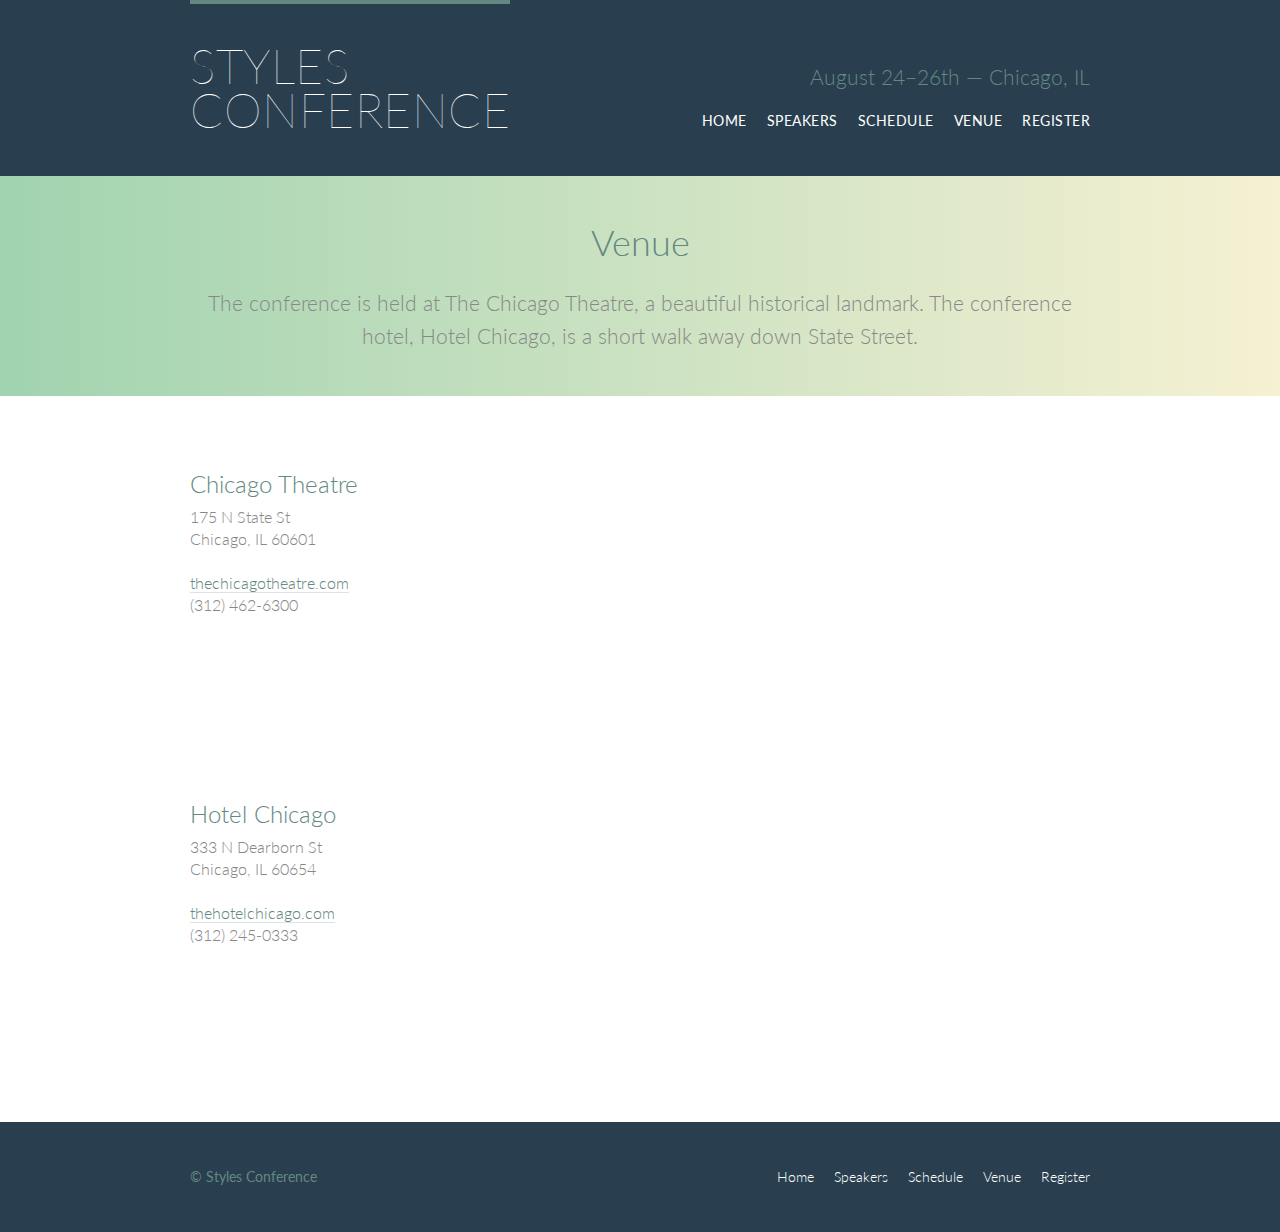
<file: venue.html>
<!DOCTYPE html>
<html lang="en">

  <head>
    <meta charset="utf-8">
    <title>Venue - Styles Conference</title>
    <link rel="stylesheet" href="assets/stylesheets/main.css">
    <link rel="stylesheet" href="http://fonts.googleapis.com/css?family=Lato:100,300,400">
  </head>

  <body>

    <!-- Header -->

    <header class="primary-header container group">

      <h1 class="logo">
        <a href="index.html">Styles <br> Conference</a>
      </h1>

      <h3 class="tagline">August 24&ndash;26th &mdash; Chicago, IL</h3>

      <nav class="nav primary-nav">
        <ul>
          <li><a href="index.html">Home</a></li><!--
          --><li><a href="speakers.html">Speakers</a></li><!--
          --><li><a href="schedule.html">Schedule</a></li><!--
          --><li><a href="venue.html">Venue</a></li><!--
          --><li><a href="register.html">Register</a></li>
        </ul>
      </nav>

    </header>

    <!-- Lead -->

    <section class="row-alt">
      <div class="lead container">

        <h1>Venue</h1>

        <p>The conference is held at The Chicago Theatre, a beautiful historical landmark. The conference hotel, Hotel Chicago, is a short walk away down State Street.</p>

      </div>
    </section>

    <!-- Main content -->

    <section class="row">
      <div class="grid">

        <!-- Chicago Theatre -->

        <section class="venue-theatre">

          <div class="col-1-3">
            <h2>Chicago Theatre</h2>
            <p>175 N State St <br> Chicago, IL 60601</p>
            <p><a href="http://www.thechicagotheatre.com/">thechicagotheatre.com</a> <br> (312) 462-6300</p>
          </div><!--

          --><iframe class="venue-map col-2-3" src="https://www.google.com/maps/embed?pb=!1m5!3m3!1m2!1s0x880e2ca55810a493%3A0x4700ddf60fcbfad6!2schicago+theatre!5e0!3m2!1sen!2sus!4v1388701393606"></iframe>

        </section>

        <!-- Hotel Chicago -->

        <section class="venue-hotel">

          <div class="col-1-3">
            <h2>Hotel Chicago</h2>
            <p>333 N Dearborn St <br> Chicago, IL 60654</p>
            <p><a href="http://thehotelchicago.com/">thehotelchicago.com</a> <br> (312) 245-0333</p>
          </div><!--

          --><iframe class="venue-map col-2-3" src="https://www.google.com/maps/embed?pb=!1m5!3m3!1m2!1s0x880e2cb1da049173%3A0xa5c91d255a775f0b!2sHotel+Sax+Chicago%2C+North+Dearborn+Street%2C+Chicago%2C+IL!5e0!3m2!1sen!2sus!4v1388702493978"></iframe>

        </section>

      </div>
    </section>

    <!-- Footer -->

    <footer class="primary-footer container group">

      <small>&copy; Styles Conference</small>

      <nav class="nav">
        <ul>
          <li><a href="index.html">Home</a></li><!--
          --><li><a href="speakers.html">Speakers</a></li><!--
          --><li><a href="schedule.html">Schedule</a></li><!--
          --><li><a href="venue.html">Venue</a></li><!--
          --><li><a href="register.html">Register</a></li>
        </ul>
      </nav>

    </footer>

  </body>
</html>
</file>
<file: assets/stylesheets/main.css>
/* http://meyerweb.com/eric/tools/css/reset/
   v2.0 | 20110126
   License: none (public domain)
*/

html, body, div, span, applet, object, iframe,
h1, h2, h3, h4, h5, h6, p, blockquote, pre,
a, abbr, acronym, address, big, cite, code,
del, dfn, em, img, ins, kbd, q, s, samp,
small, strike, strong, sub, sup, tt, var,
b, u, i, center,
dl, dt, dd, ol, ul, li,
fieldset, form, label, legend,
table, caption, tbody, tfoot, thead, tr, th, td,
article, aside, canvas, details, embed,
figure, figcaption, footer, header, hgroup,
menu, nav, output, ruby, section, summary,
time, mark, audio, video {
  margin: 0;
  padding: 0;
  border: 0;
  font-size: 100%;
  font: inherit;
  vertical-align: baseline;
}
/* HTML5 display-role reset for older browsers */
article, aside, details, figcaption, figure,
footer, header, hgroup, menu, nav, section {
  display: block;
}
body {
  line-height: 1;
}
ol, ul {
  list-style: none;
}
blockquote, q {
  quotes: none;
}
blockquote:before, blockquote:after,
q:before, q:after {
  content: '';
  content: none;
}
table {
  border-collapse: collapse;
  border-spacing: 0;
}

/*
  ========================================
  Custom styles
  ========================================
*/

body {
  background: #293f50;
  color: #888;
  font: 300 16px/22px "Lato", "Open Sans", "Helvetica Neue", Helvetica, Arial, sans-serif;
}

/*
  ========================================
  Grid
  ========================================
*/

*,
*:before,
*:after {
  -webkit-box-sizing: border-box;
     -moz-box-sizing: border-box;
          box-sizing: border-box;
}
.container,
.grid {
  margin: 0 auto;
  width: 960px;
}
.container {
  padding-left: 30px;
  padding-right: 30px;
}
.grid,
.col-1-3,
.col-2-3 {
  padding-left: 15px;
  padding-right: 15px;
}
.col-1-3,
.col-2-3  {
  display: inline-block;
  vertical-align: top;
}
.col-1-3 {
  width: 33.33%;
}
.col-2-3 {
  width: 66.66%;
}

/*
  ========================================
  Clearfix
  ========================================
*/

.group:before,
.group:after {
  content: "";
  display: table;
}
.group:after {
  clear: both;
}
.group {
  clear: both;
  *zoom: 1;
}

/*
  ========================================
  Rows
  ========================================
*/

.row,
.row-alt {
  min-width: 960px;
}
.row {
  background: #fff;
  padding: 66px 0 44px 0;
}
.row-alt {
  background: #cbe2c1;
  background: -webkit-linear-gradient(to right, #a1d3b0, #f6f1d3);
  background:    -moz-linear-gradient(to right, #a1d3b0, #f6f1d3);
  background:         linear-gradient(to right, #a1d3b0, #f6f1d3);
  padding: 44px 0 22px 0;
}

/*
  ========================================
  Typography
  ========================================
*/

h1, h2, h3, h4 {
  color: #648880;
}
h1, h3, h4, h5, p {
  margin-bottom: 22px;
}
h1 {
  font-size: 36px;
  line-height: 44px;
}
h2 {
  font-size: 24px;
  line-height: 44px;
}
h3 {
  font-size: 21px;
}
h4 {
  font-size: 18px;
}
h5 {
  color: #a9b2b9;
  font-size: 14px;
  font-weight: 400;
  text-transform: uppercase;
}
strong {
  font-weight: 400;
}
cite,
em {
  font-style: italic;
}

/*
  ========================================
  Leads
  ========================================
*/

.lead {
  text-align: center;
}
.lead p {
  font-size: 21px;
  line-height: 33px;
}

/*
  ========================================
  Links
  ========================================
*/

a {
  color: #648880;
  text-decoration: none;
}
a:hover {
  color: #a9b2b9;
}
p a {
  border-bottom: 1px solid #dfe2e5;
}
.primary-header a,
.primary-footer a {
  color: #fff;
}
.primary-header a:hover,
.primary-footer a:hover {
  color: #648880;
}

/*
  ========================================
  Buttons
  ========================================
*/

.btn {
  border-radius: 5px;
  color: #fff;
  cursor: pointer;
  display: inline-block;
  font-weight: 400;
  letter-spacing: .5px;
  margin: 0;
  text-transform: uppercase;
}
.btn-alt {
  border: 1px solid #fff;
  padding: 10px 30px;
}
.btn-alt:hover {
  background: #fff;
  color: #648880;
}

/*
  ========================================
  Primary header
  ========================================
*/

.logo {
  border-top: 4px solid #648880;
  float: left;
  font-size: 48px;
  font-weight: 100;
  letter-spacing: .5px;
  line-height: 44px;
  padding: 40px 0 22px 0;
  text-transform: uppercase;
}
.tagline {
  margin: 66px 0 22px 0;
  text-align: right;
}
.primary-nav {
  font-size: 14px;
  font-weight: 400;
  letter-spacing: .5px;
  text-transform: uppercase;
}

/*
  ========================================
  Primary footer
  ========================================
*/

.primary-footer {
  color: #648880;
  font-size: 14px;
  padding-bottom: 44px;
  padding-top: 44px;
}
.primary-footer small {
  float: left;
  font-weight: 400;
}

/*
  ========================================
  Navigation
  ========================================
*/

.nav {
  text-align: right;
}
.nav li {
  display: inline-block;
  margin: 0 10px;
  vertical-align: top;
}
.nav li:last-child {
  margin-right: 0;
}

/*
  ========================================
  Home
  ========================================
*/

.hero {
  color: #fff;
  line-height: 44px;
  padding: 22px 80px 66px 80px;
  text-align: center;
}
.hero h2 {
  font-size: 36px;
}
.hero p {
  font-size: 24px;
  font-weight: 100;
}
.teaser a:hover h3 {
  color: #a9b2b9;
}
.teaser img {
  border-radius: 5px;
  display: block;
  margin-bottom: 22px;
  max-width: 100%
}

/*
  ========================================
  Speakers
  ========================================
*/

.speaker {
  margin-bottom: 44px;
}
.speaker-info {
  border: 1px solid #dfe2e5;
  border-radius: 5px;
  margin-top: 88px;
  padding-bottom: 22px;
  text-align: center;
}
.speaker-info img {
  border-radius: 50%;
  height: 130px;
  margin: -66px 0 22px 0;
  vertical-align: top;
}

/*
  ========================================
  Schedule
  ========================================
*/

table {
  margin-bottom: 44px;
  width: 100%;
}
table:last-child {
  margin-bottom: 0;
}

/*
  ========================================
  Venue
  ========================================
*/

.venue-theatre {
  margin-bottom: 66px;
}
.venue-hotel {
  margin-bottom: 22px;
}
.venue-map {
  height: 264px;
}

/*
==========================================
Register
==========================================
*/

.why-attend{
  list-style: square;
  margin: 0 0 22px 30px;
}
form {
margin-bottom: 22px;
}
input,
select,
textarea {
  font: 300 16px/22px "Lato","Open Sans", "Helvetica Neue", Helvetica, Arial, sans-serif;
}
.register-group label {
  color: #648880;
  cursor: pointer;
  font-weight: 400;
}
.register-group input,
.register-group select,
.register-group textarea {
  border: 1px solid #c6c9cc;
  border-radius: 5px;
  color: #888;
  display: block;
  margin: 5px 0 27px 0;
padding: 5px 8px;
}
.register-group input,
.register-group textarea {
  width: 100%;
}
.register-group select {
  height: 34px;
  width: 60px;
}
.register-group textarea{
  height: 78px;
}
.btn-default {
  border: 0;
  background: #648880;
  padding: 11px 30px;
  font-size: 14px;
}
.btn-default:hover {
  background: #77a198;
}
</file>
